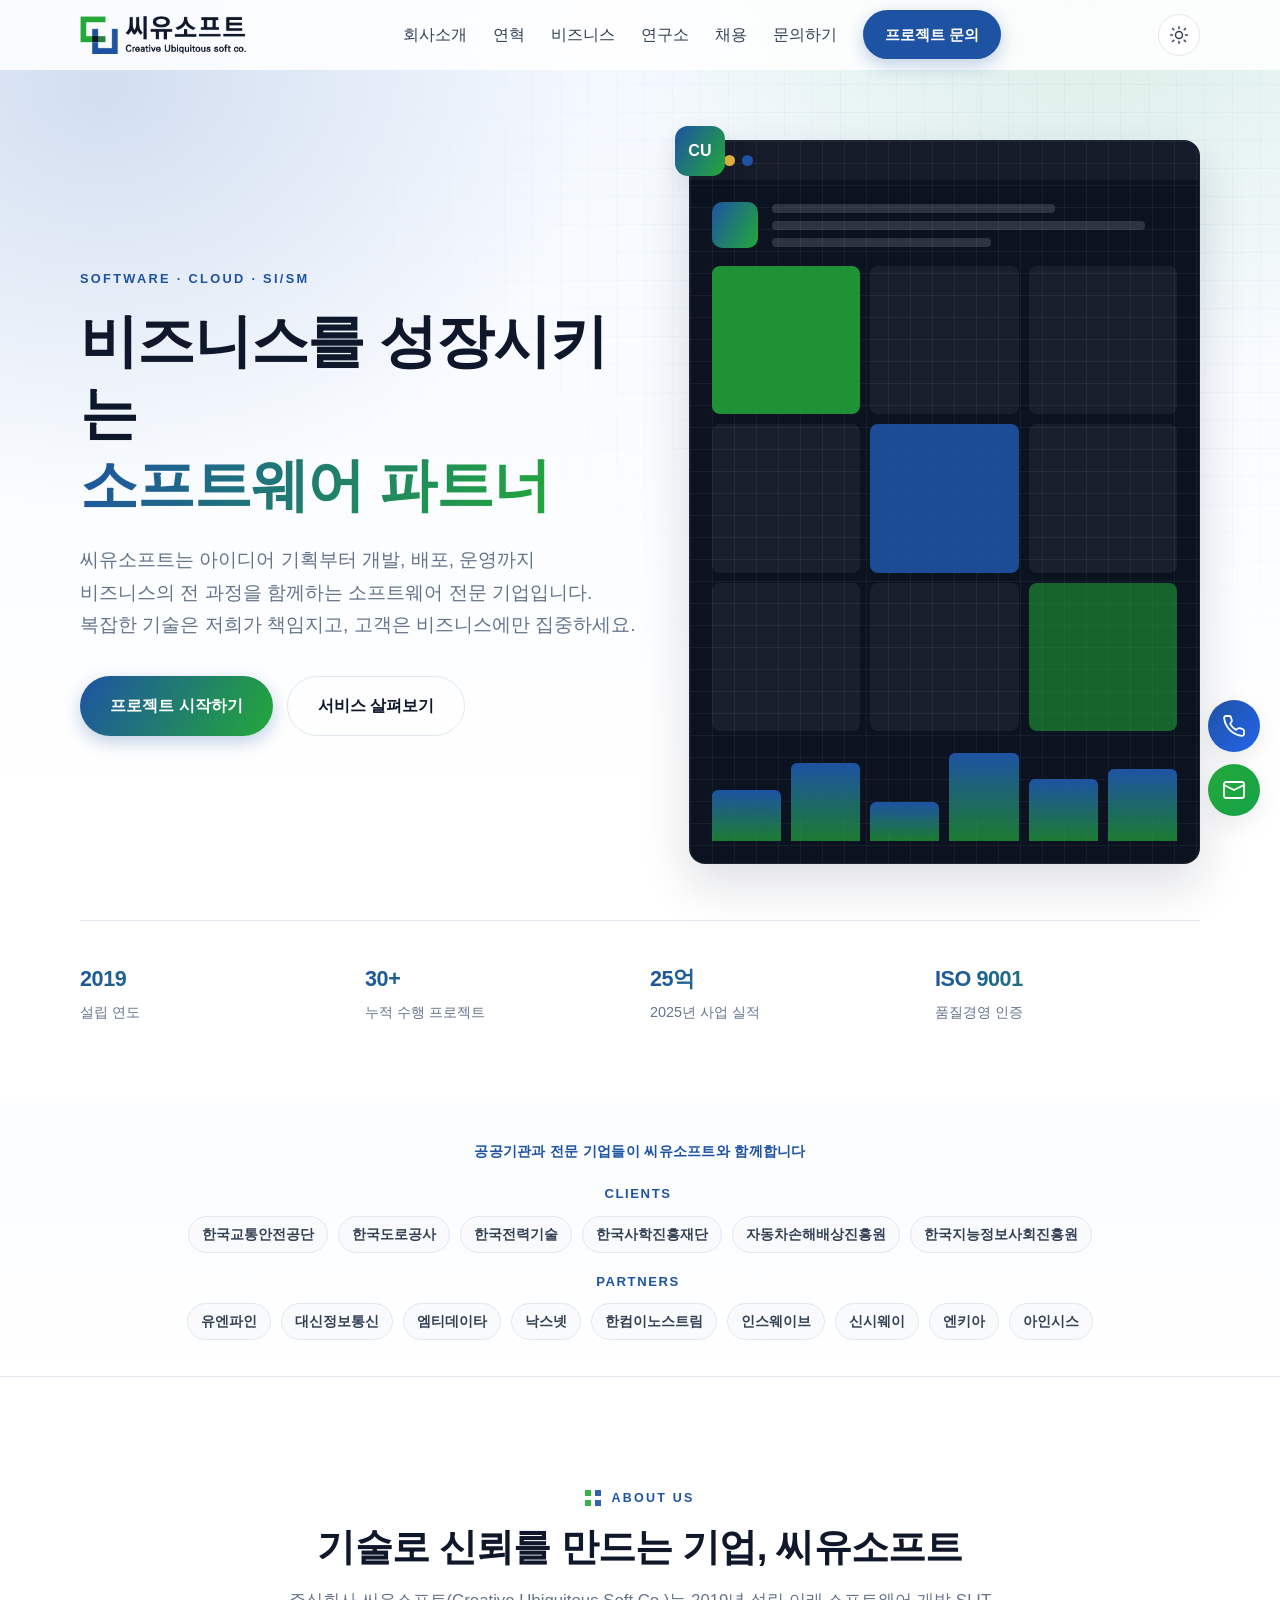
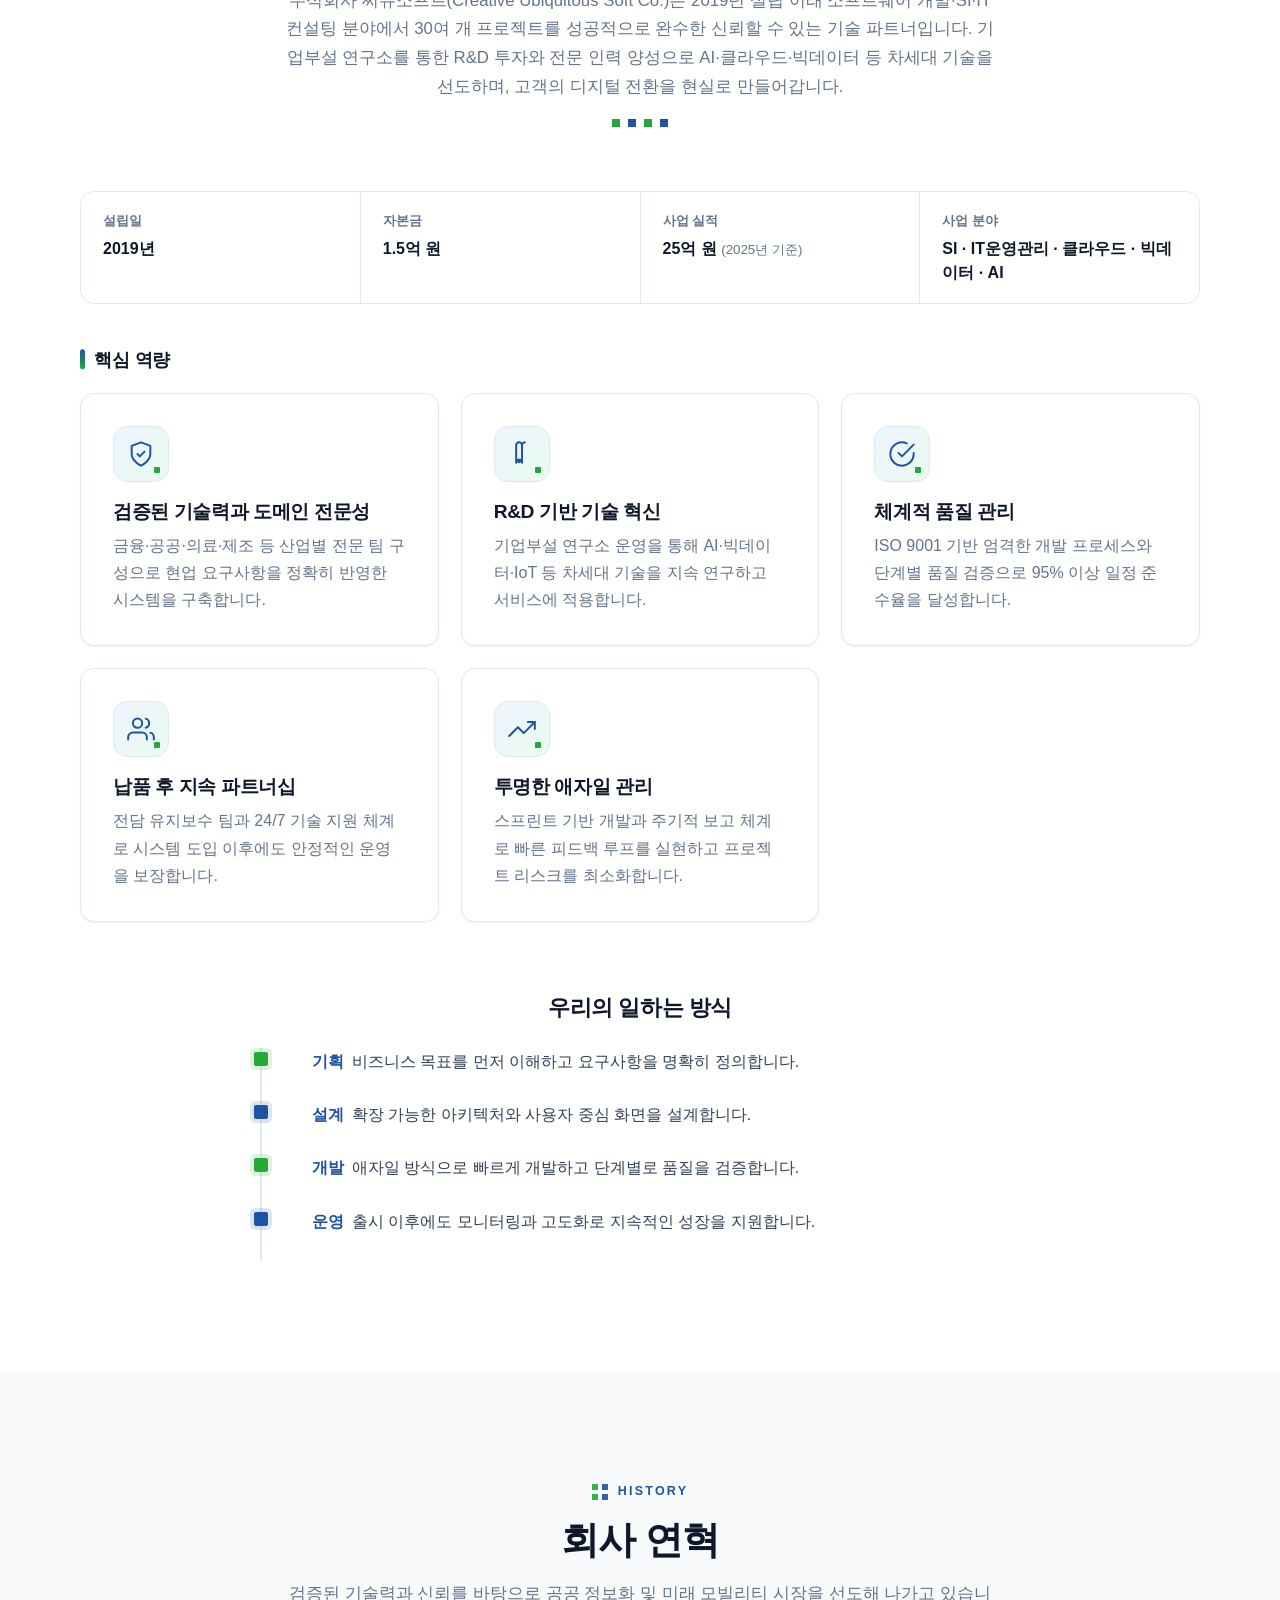
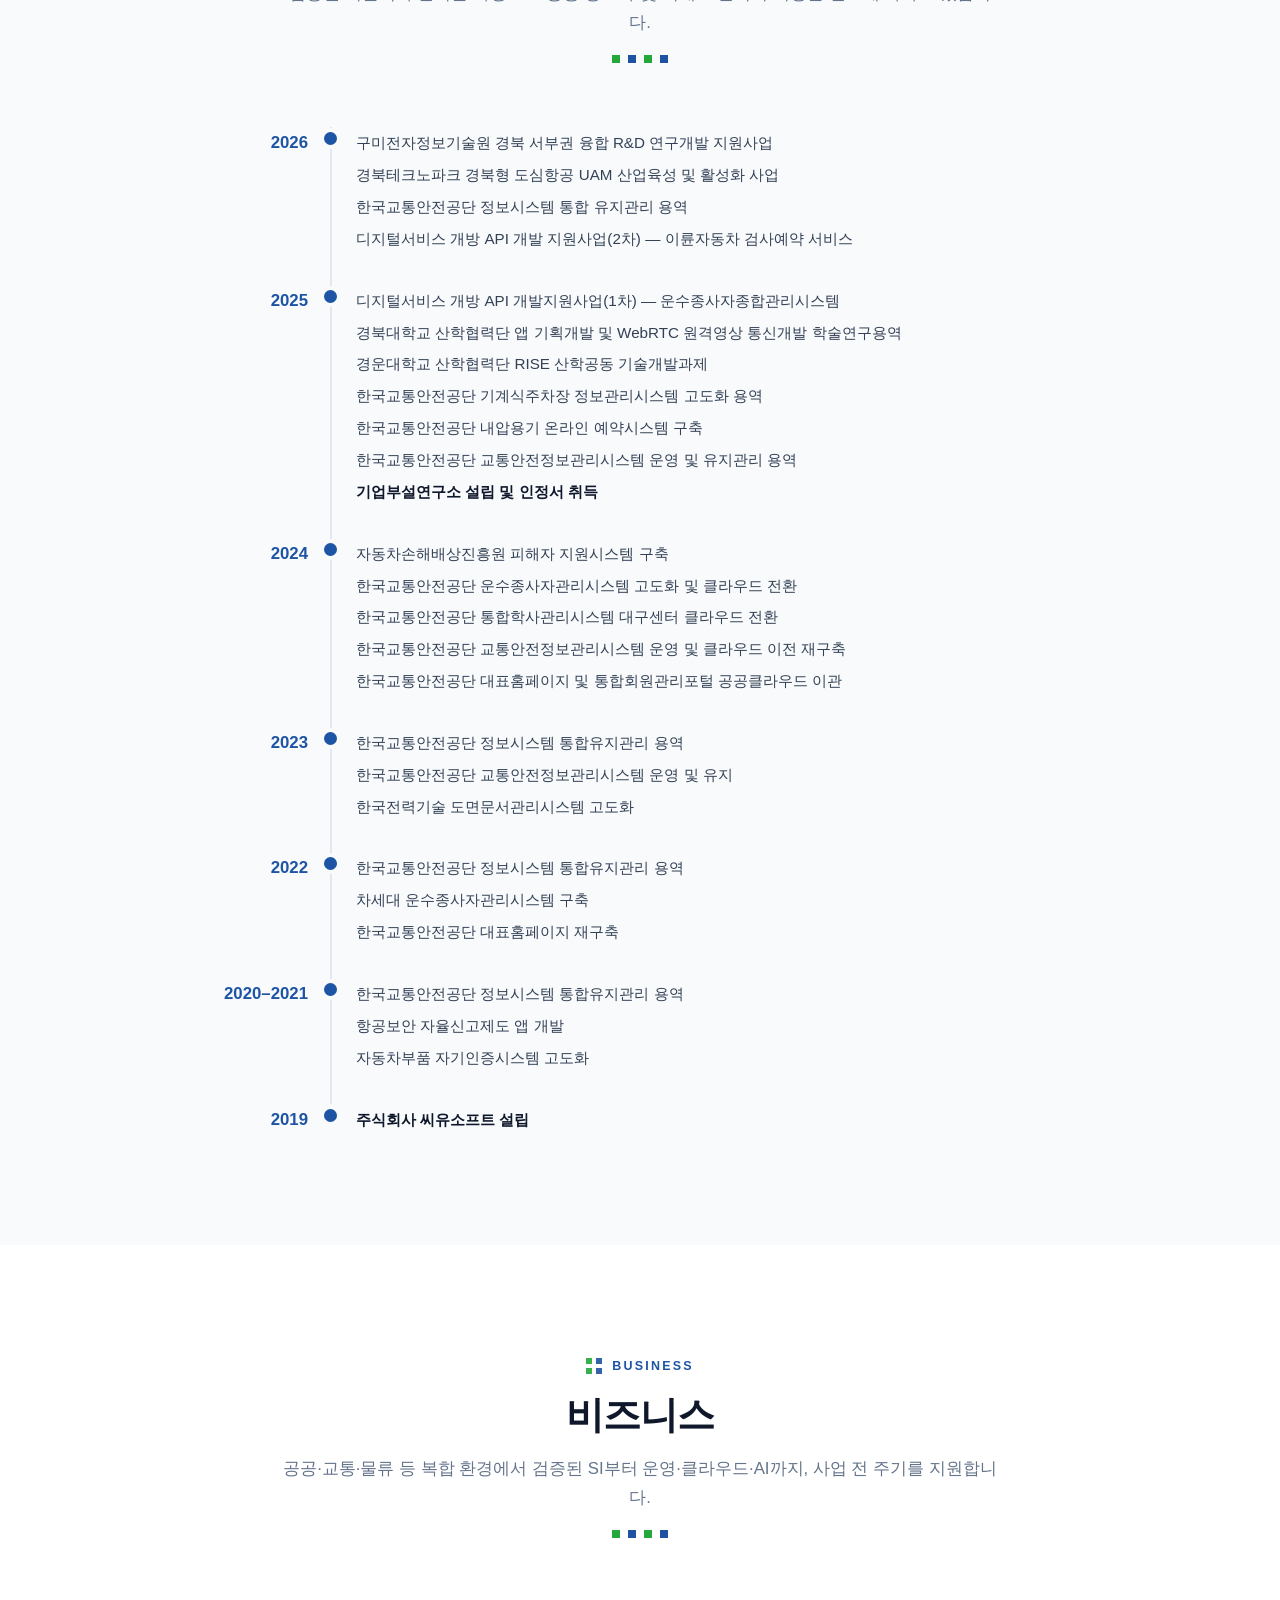
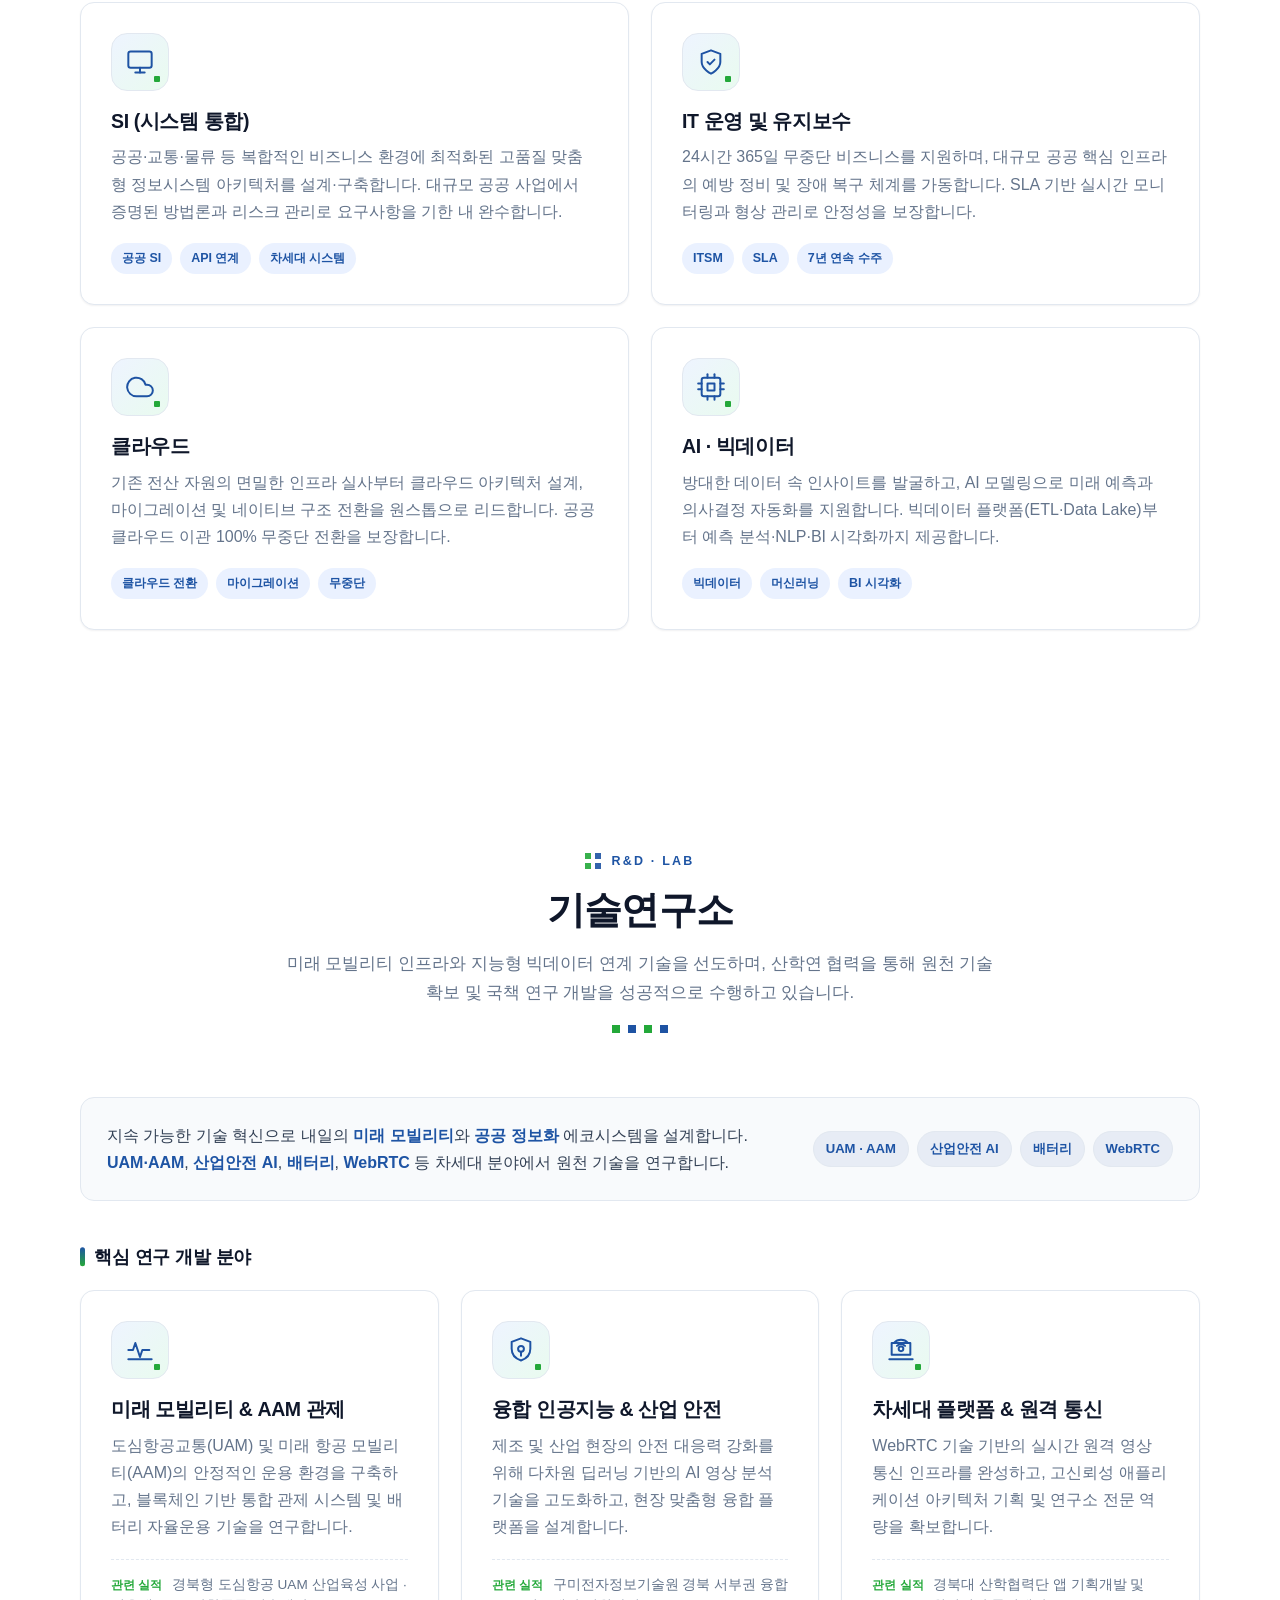
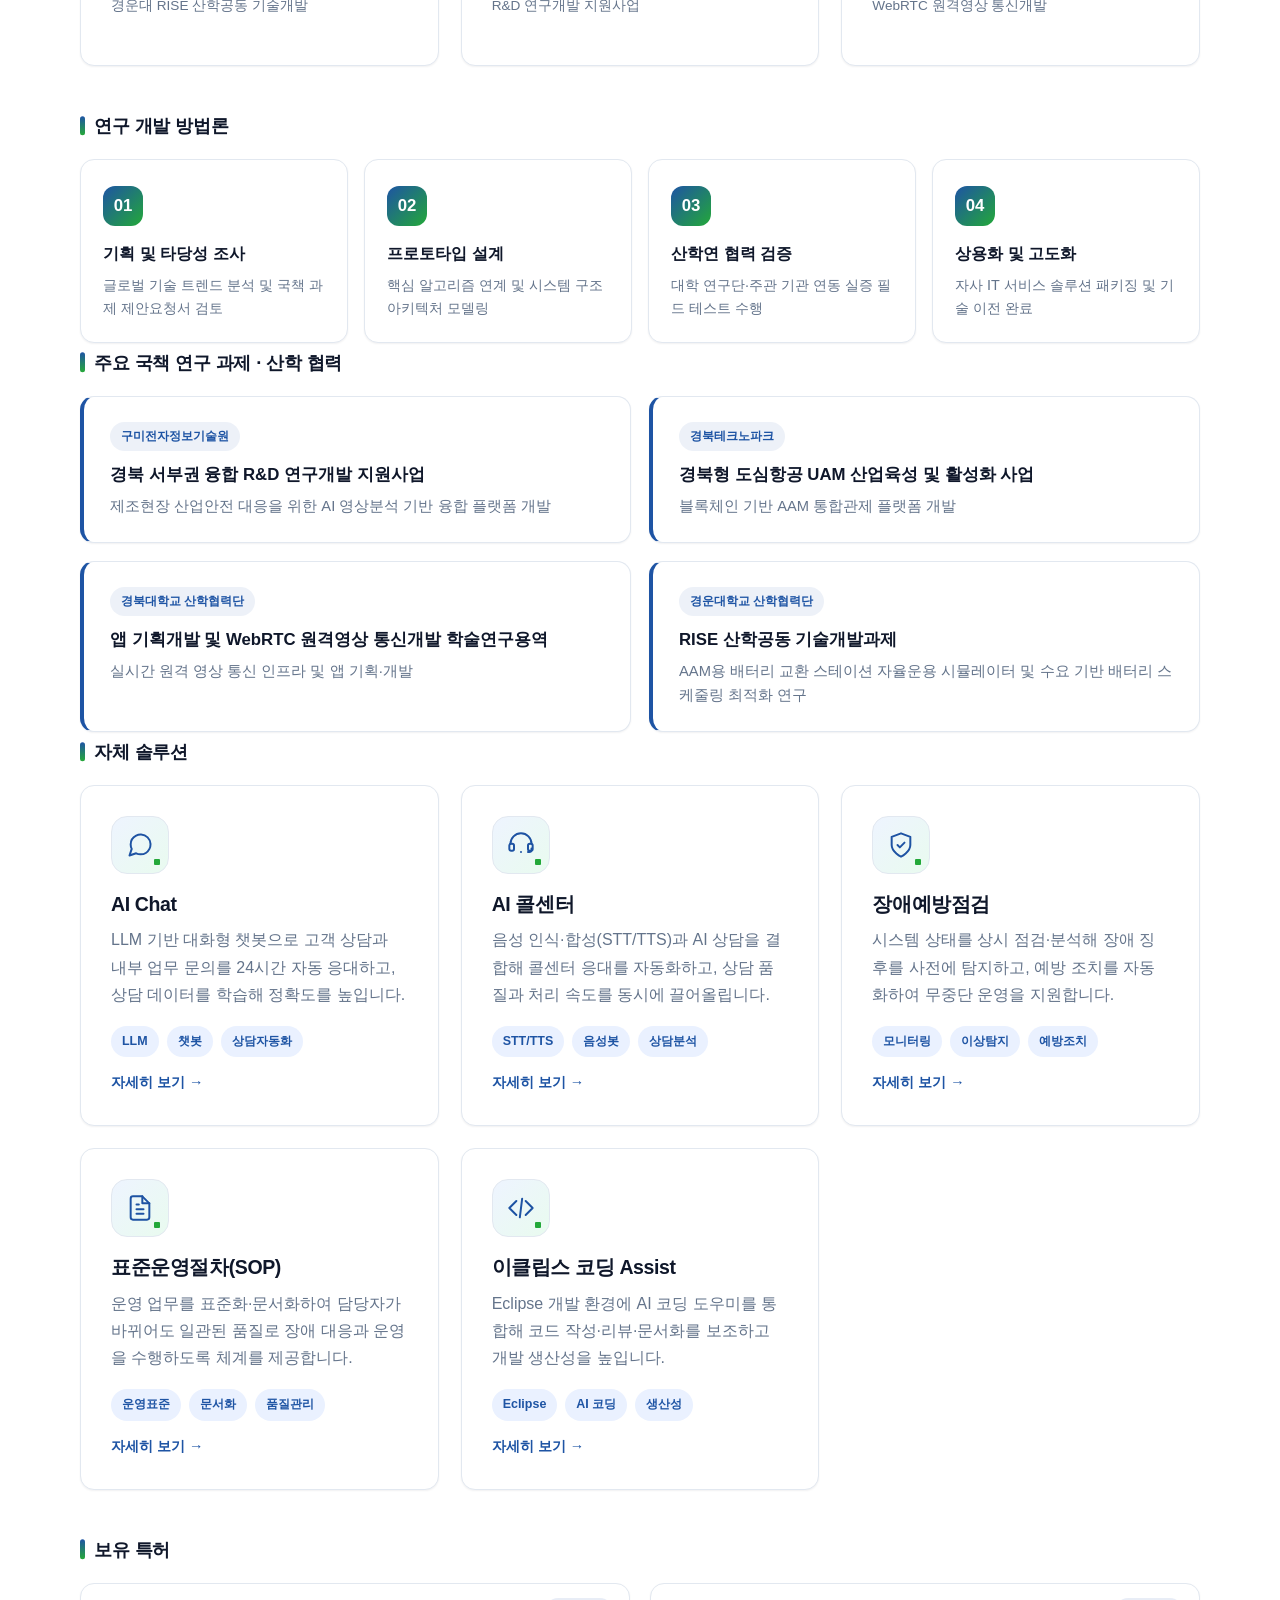
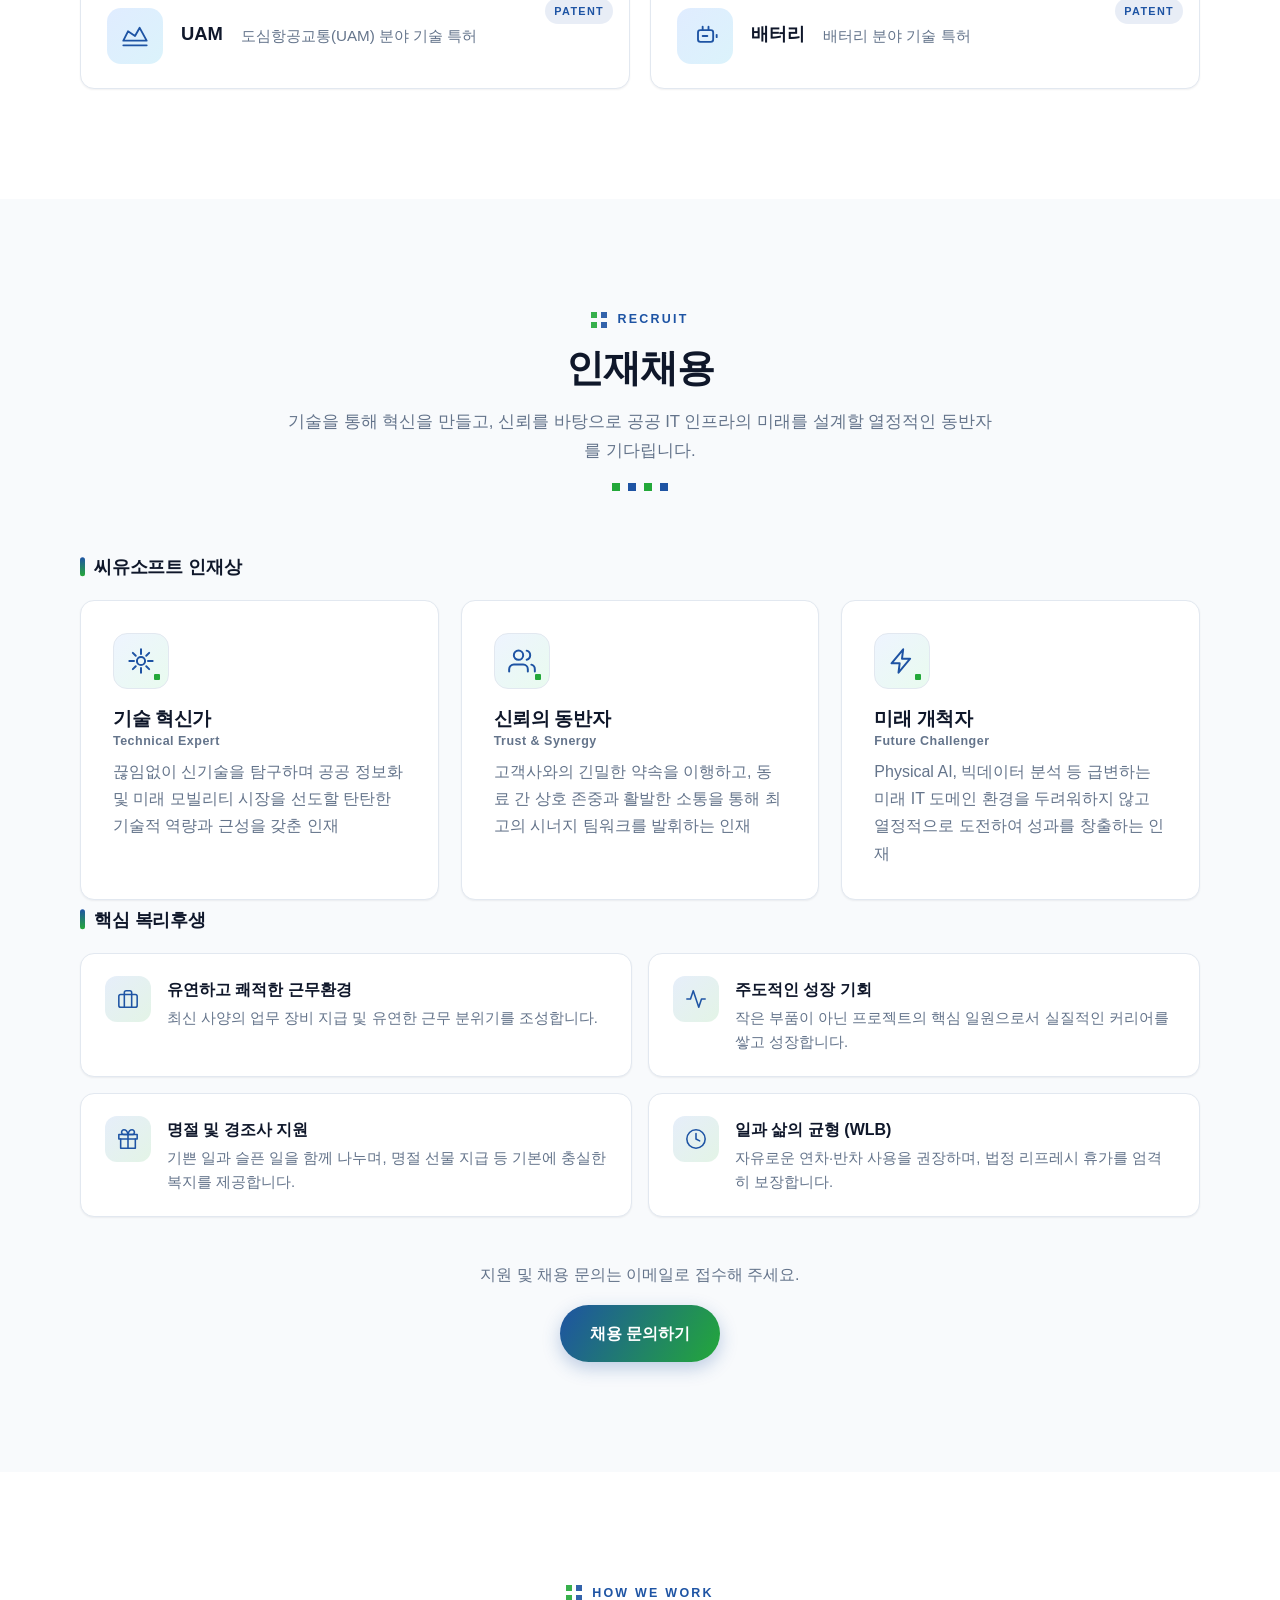
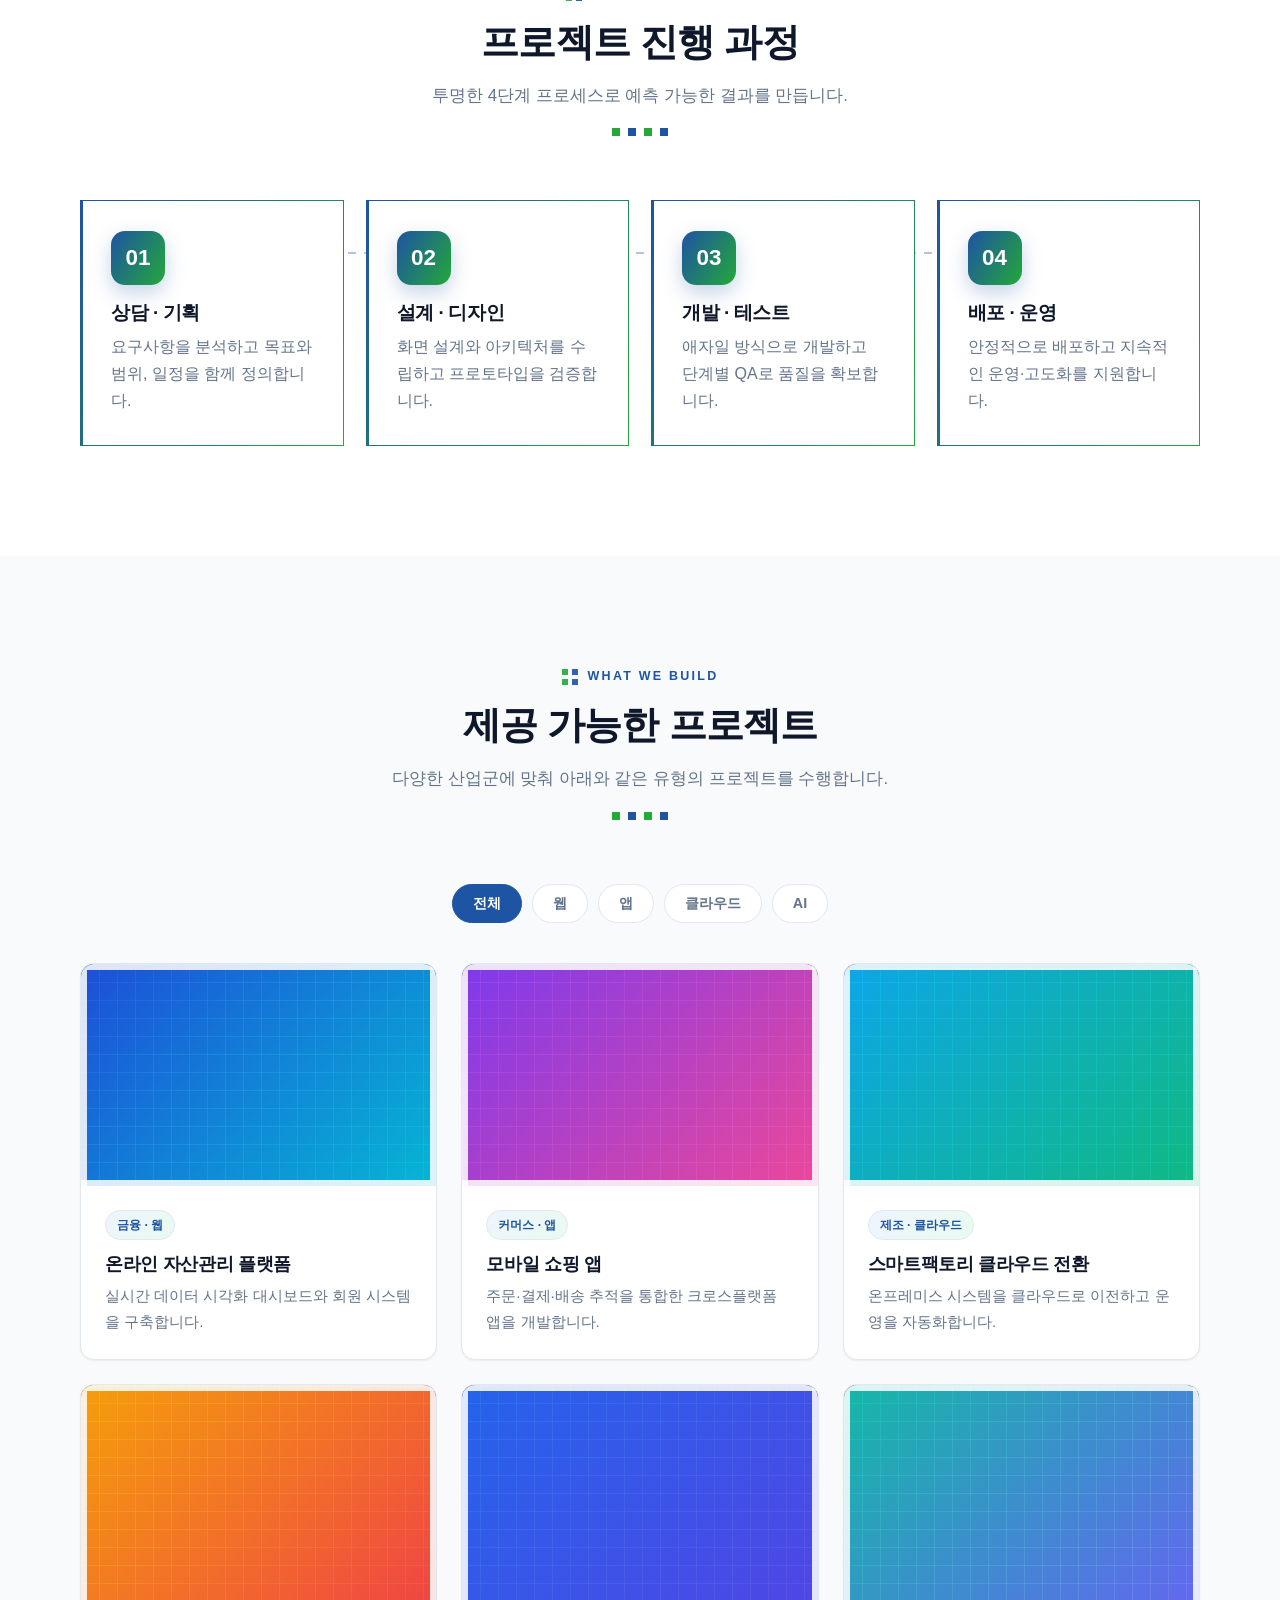
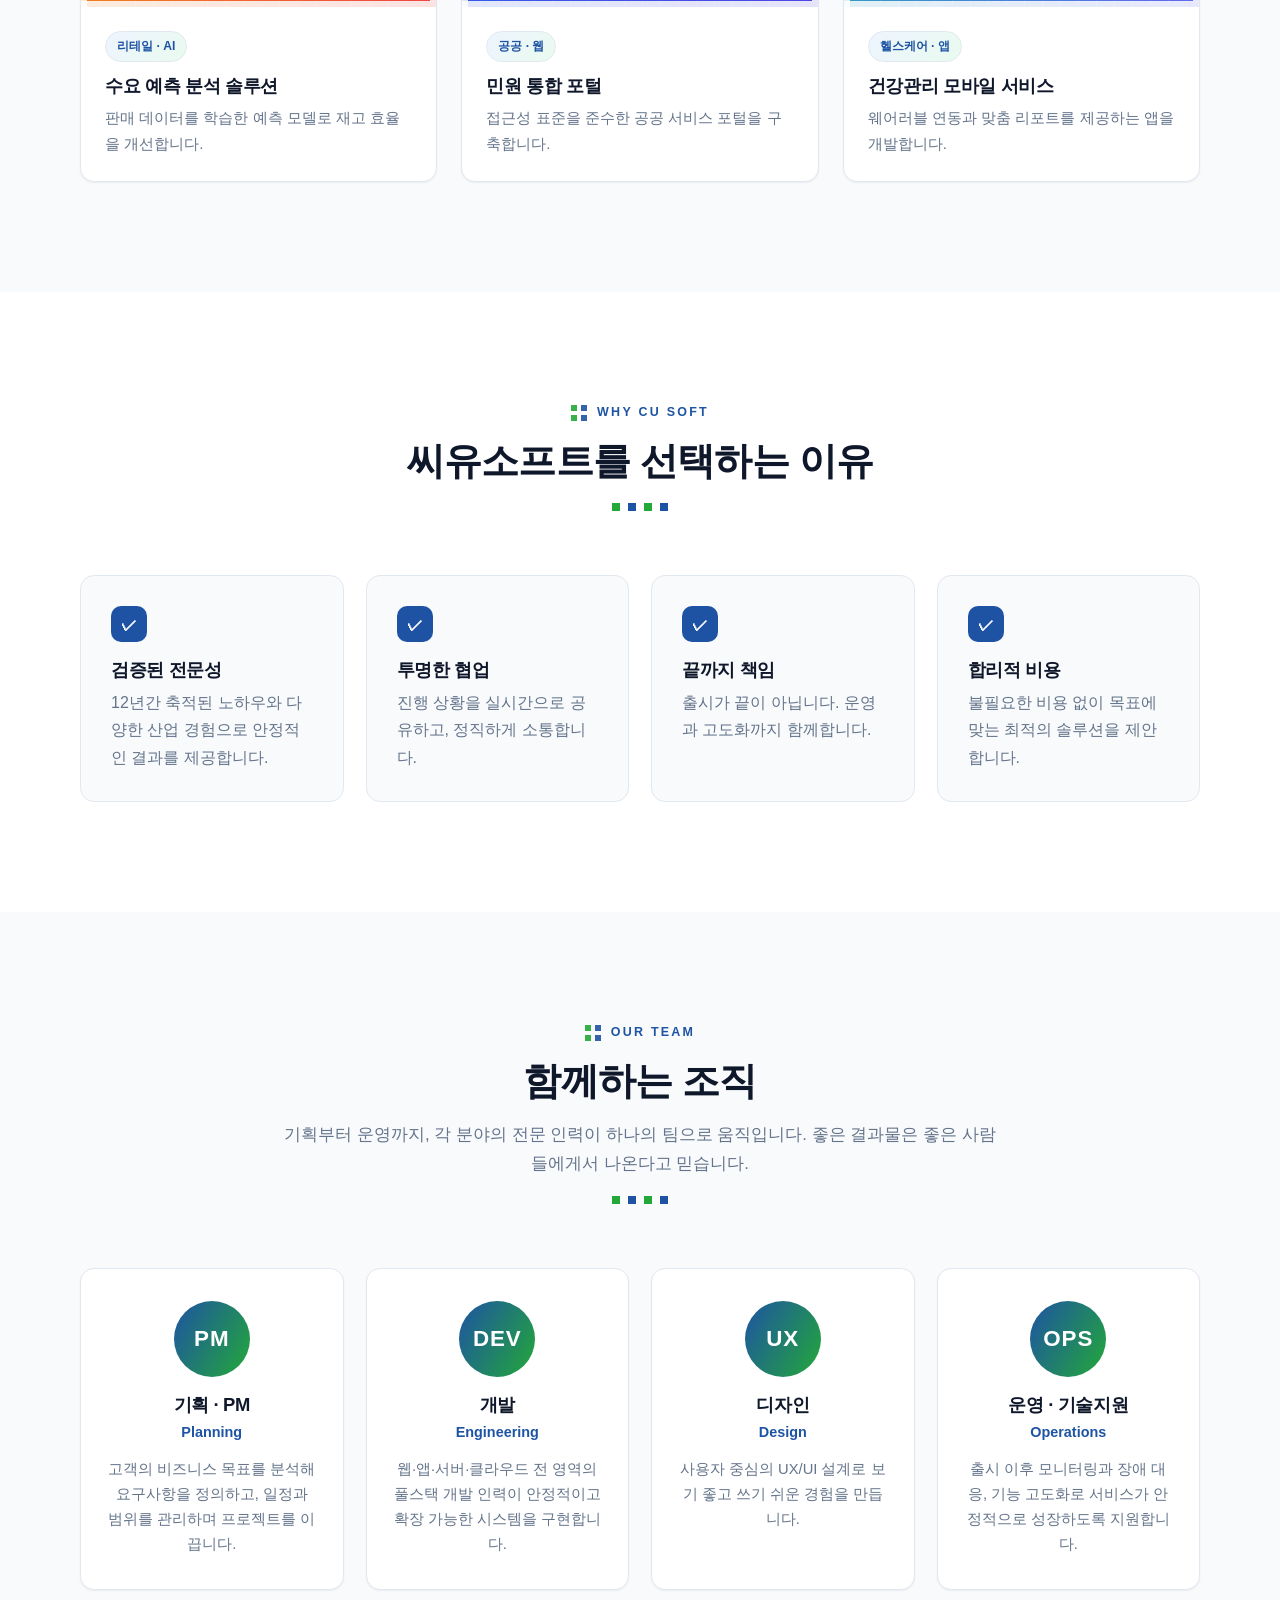
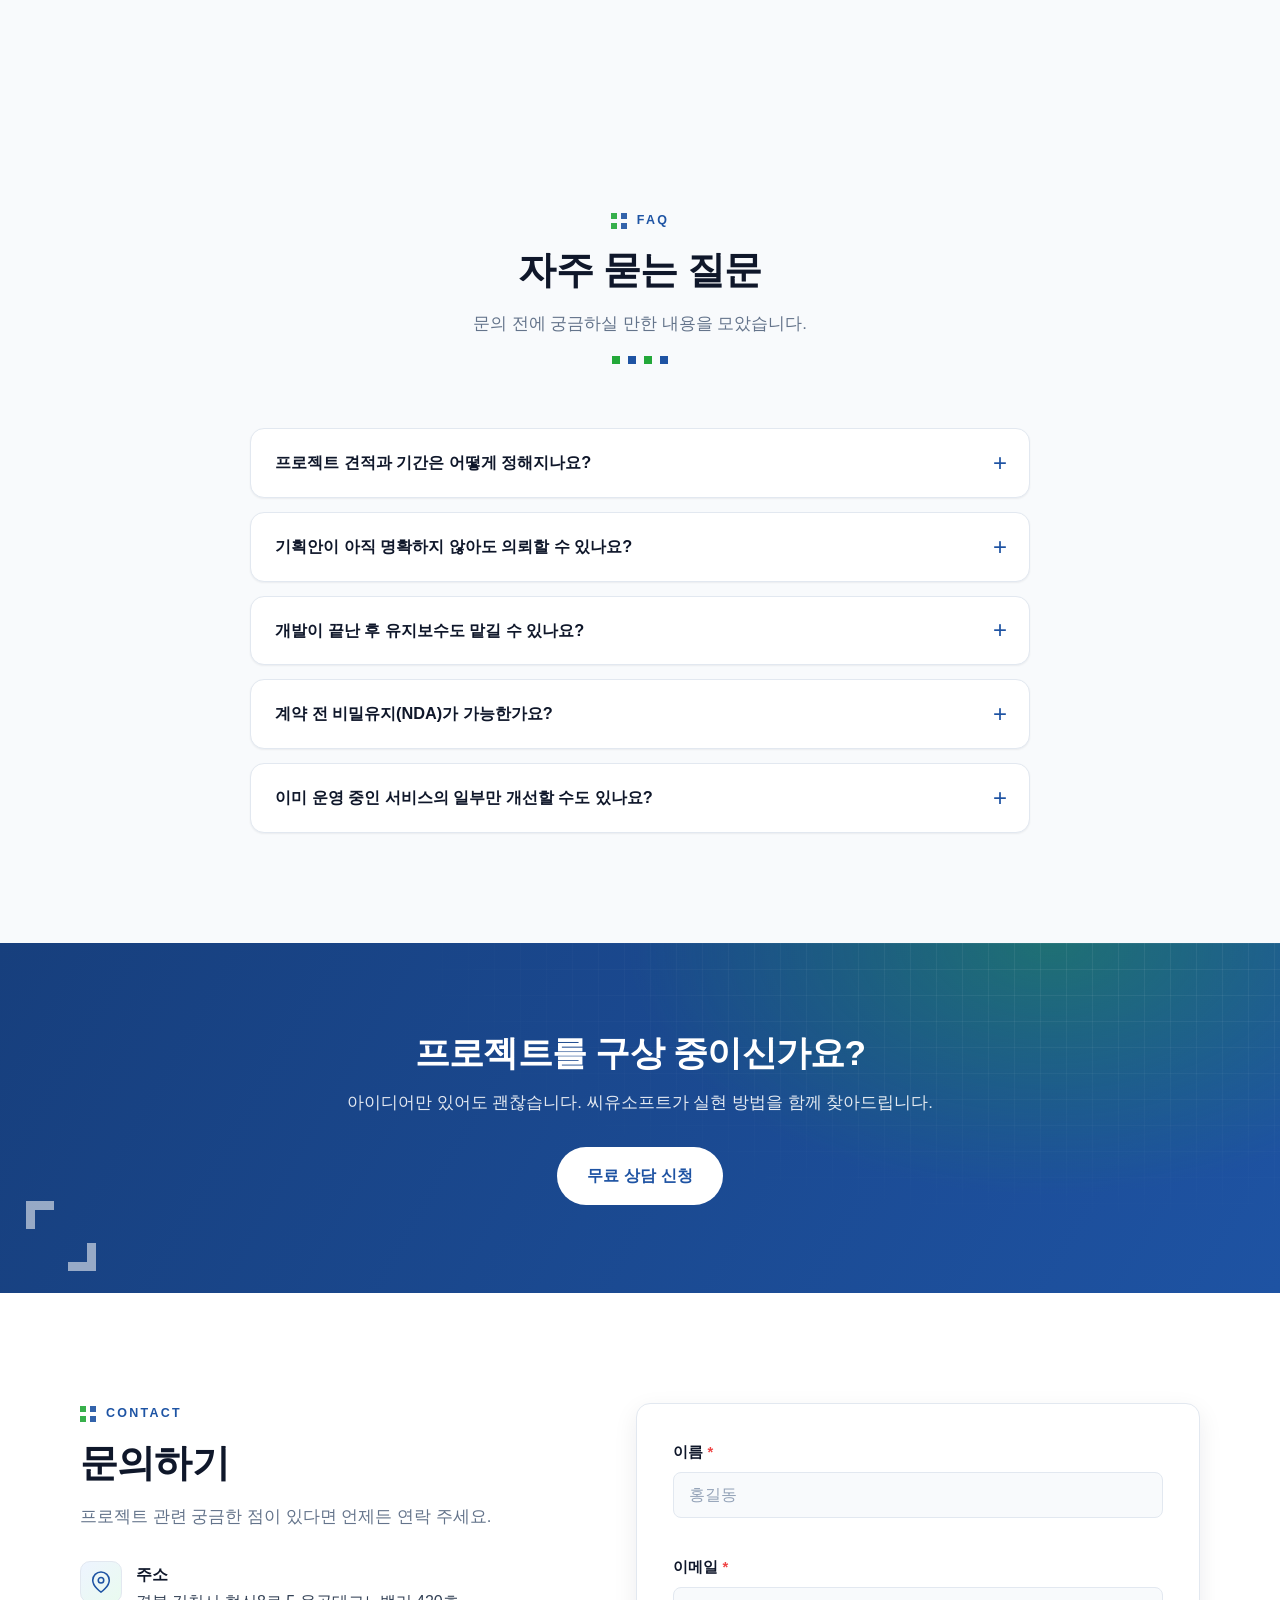
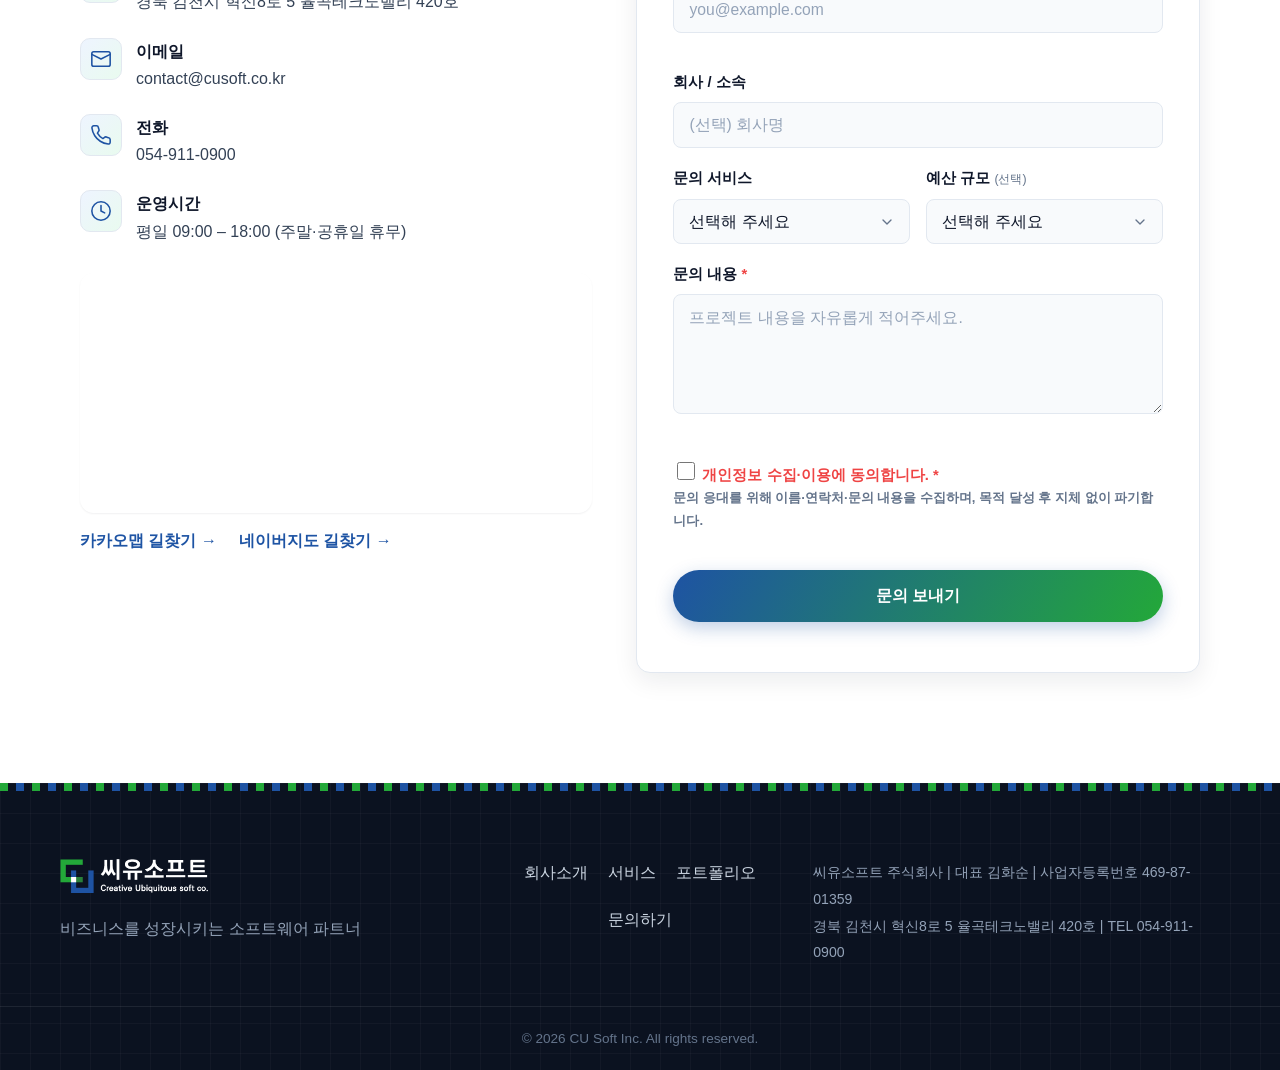
<file: index.html>
<!DOCTYPE html>
<html lang="ko">
<head>
  <meta charset="UTF-8" />
  <meta name="viewport" content="width=device-width, initial-scale=1.0" />

  <!-- 보안: 콘텐츠 보안 정책(XSS 방어 심화) · 인라인 스크립트는 해시로만 허용 -->
  <meta http-equiv="Content-Security-Policy" content="default-src 'self'; base-uri 'self'; object-src 'none'; img-src 'self' data:; font-src 'self' https://fonts.gstatic.com; style-src 'self' 'unsafe-inline' https://fonts.googleapis.com; script-src 'self' 'sha256-eBAuw1S9lDS1qogwV3MHYwoAap5cMtltnVNonZH5wJc='; frame-src https://www.google.com https://maps.google.com; connect-src 'self' https://formspree.io; form-action 'self' https://formspree.io mailto:; upgrade-insecure-requests" />
  <meta name="referrer" content="strict-origin-when-cross-origin" />

  <!-- 다크모드 초기화 (FOUC 방지: 스타일 로드 전에 테마 확정) -->
  <script>
    (function () {
      try {
        var t = localStorage.getItem("cusoft-theme");
        if (!t) t = window.matchMedia("(prefers-color-scheme: dark)").matches ? "dark" : "light";
        document.documentElement.setAttribute("data-theme", t);
      } catch (e) {}
    })();
  </script>
  <title>씨유소프트 | CU Soft — 비즈니스를 성장시키는 소프트웨어 파트너</title>
  <meta name="description" content="씨유소프트(CU Soft)는 웹·앱 개발, 클라우드, SI/SM, 맞춤형 솔루션을 제공하는 소프트웨어 전문 기업입니다. 기획부터 운영까지 함께합니다." />
  <meta name="theme-color" content="#1e53a3" />
  <link rel="canonical" href="https://www.cusoft.co.kr/" />

  <!-- Open Graph -->
  <meta property="og:type" content="website" />
  <meta property="og:title" content="씨유소프트 | CU Soft" />
  <meta property="og:description" content="비즈니스를 성장시키는 소프트웨어 파트너 — 웹·앱·클라우드·SI/SM·AI" />
  <meta property="og:locale" content="ko_KR" />
  <meta property="og:url" content="https://www.cusoft.co.kr/" />
  <meta property="og:site_name" content="씨유소프트" />
  <meta property="og:image" content="https://www.cusoft.co.kr/assets/og-image.png" />
  <meta property="og:image:width" content="1200" />
  <meta property="og:image:height" content="630" />

  <!-- Twitter -->
  <meta name="twitter:card" content="summary_large_image" />
  <meta name="twitter:title" content="씨유소프트 | CU Soft" />
  <meta name="twitter:description" content="비즈니스를 성장시키는 소프트웨어 파트너" />
  <meta name="twitter:image" content="https://www.cusoft.co.kr/assets/og-image.png" />

  <!-- Structured data: Organization -->
  <script type="application/ld+json">
  {
    "@context": "https://schema.org",
    "@type": "Organization",
    "name": "씨유소프트",
    "alternateName": "CU Soft",
    "url": "https://www.cusoft.co.kr/",
    "logo": "https://www.cusoft.co.kr/assets/logo-white.png",
    "image": "https://www.cusoft.co.kr/assets/og-image.png",
    "description": "웹·앱 개발, 클라우드, SI/SM, AI 솔루션을 제공하는 소프트웨어 전문 기업",
    "telephone": "+82-54-911-0900",
    "email": "contact@cusoft.co.kr",
    "address": {
      "@type": "PostalAddress",
      "streetAddress": "혁신8로 5 율곡테크노밸리 420호",
      "addressLocality": "김천시",
      "addressRegion": "경상북도",
      "addressCountry": "KR"
    }
  }
  </script>

  <link rel="icon" type="image/png" href="assets/favicon.png" />
  <link rel="preconnect" href="https://fonts.googleapis.com" />
  <link rel="preconnect" href="https://fonts.gstatic.com" crossorigin />
  <link href="https://fonts.googleapis.com/css2?family=Noto+Sans+KR:wght@400;500;700;900&display=swap" rel="stylesheet" />
  <link rel="stylesheet" href="css/style.css" />
</head>
<body>
  <!-- Skip link for a11y -->
  <a class="skip-link" href="#main">본문 바로가기</a>

  <!-- ===== Header ===== -->
  <header class="site-header" id="site-header">
    <div class="container header__inner">
      <a class="logo" href="#home" aria-label="씨유소프트 홈">
        <img class="logo__img logo__img--dark" src="assets/logo-dark.png" alt="씨유소프트 CU Soft" width="262" height="60" />
        <img class="logo__img logo__img--light" src="assets/logo-white.png" alt="씨유소프트 CU Soft" width="262" height="60" />
      </a>

      <nav class="nav" id="primary-nav" aria-label="주요 메뉴">
        <ul class="nav__list">
          <li><a href="#about">회사소개</a></li>
          <li><a href="#history">연혁</a></li>
          <li><a href="#services">비즈니스</a></li>
          <li><a href="#lab">연구소</a></li>
          <li><a href="#recruit">채용</a></li>
          <li><a href="#contact">문의하기</a></li>
        </ul>
        <a href="#contact" class="btn btn--primary nav__cta">프로젝트 문의</a>
      </nav>

      <div class="header__actions">
        <button class="theme-toggle" id="theme-toggle" type="button" aria-label="다크 모드 전환" title="다크 모드 전환">
          <svg class="theme-toggle__sun" viewBox="0 0 24 24" fill="none" stroke="currentColor" stroke-width="1.8" stroke-linecap="round" stroke-linejoin="round" aria-hidden="true"><circle cx="12" cy="12" r="4.2"/><path d="M12 2v2.2M12 19.8V22M4.2 4.2l1.6 1.6M18.2 18.2l1.6 1.6M2 12h2.2M19.8 12H22M4.2 19.8l1.6-1.6M18.2 5.8l1.6-1.6"/></svg>
          <svg class="theme-toggle__moon" viewBox="0 0 24 24" fill="none" stroke="currentColor" stroke-width="1.8" stroke-linecap="round" stroke-linejoin="round" aria-hidden="true"><path d="M21 12.8A9 9 0 1 1 11.2 3a7 7 0 0 0 9.8 9.8z"/></svg>
        </button>

        <button class="nav-toggle" id="nav-toggle" aria-expanded="false" aria-controls="primary-nav" aria-label="메뉴 열기">
          <span></span><span></span><span></span>
        </button>
      </div>
    </div>
  </header>

  <main id="main">
    <!-- ===== Hero ===== -->
    <section class="hero" id="home">
      <div class="hero__bg" aria-hidden="true"></div>
      <div class="hero__pixels" aria-hidden="true"></div>
      <div class="container hero__inner">
        <div class="hero__main">
        <div class="hero__copy">
        <p class="hero__eyebrow">SOFTWARE · CLOUD · SI/SM</p>
        <h1 class="hero__title">
          비즈니스를 성장시키는<br />
          <span class="text-gradient">소프트웨어 파트너</span>
        </h1>
        <p class="hero__desc">
          씨유소프트는 아이디어 기획부터 개발, 배포, 운영까지<br class="br-pc" />
          비즈니스의 전 과정을 함께하는 소프트웨어 전문 기업입니다.<br class="br-pc" />
          복잡한 기술은 저희가 책임지고, 고객은 비즈니스에만 집중하세요.
        </p>
        <div class="hero__actions">
          <a href="#contact" class="btn btn--primary btn--lg">프로젝트 시작하기</a>
          <a href="#services" class="btn btn--ghost btn--lg">서비스 살펴보기</a>
        </div>
        </div><!-- /hero__copy -->

        <div class="hero__visual" aria-hidden="true">
          <div class="mock">
            <div class="mock__bar"><span></span><span></span><span></span></div>
            <div class="mock__body">
              <div class="mock__row">
                <div class="mock__tile"></div>
                <div class="mock__lines"><i></i><i></i><i></i></div>
              </div>
              <div class="mock__grid">
                <div></div><div></div><div></div>
                <div></div><div></div><div></div>
                <div></div><div></div><div></div>
              </div>
              <div class="mock__bars"><b style="--h:55%"></b><b style="--h:85%"></b><b style="--h:42%"></b><b style="--h:96%"></b><b style="--h:68%"></b><b style="--h:78%"></b></div>
            </div>
          </div>
          <span class="mock__badge">CU</span>
        </div>
        </div><!-- /hero__main -->

        <ul class="hero__stats" id="stats">
          <li><strong>2019</strong><span>설립 연도</span></li>
          <li><strong>30+</strong><span>누적 수행 프로젝트</span></li>
          <li><strong>25억</strong><span>2025년 사업 실적</span></li>
          <li><strong>ISO 9001</strong><span>품질경영 인증</span></li>
        </ul>
      </div>
    </section>

    <!-- ===== Trust / Clients & Partners ===== -->
    <section class="partners" aria-label="고객사 및 협력사">
      <div class="container">
        <p class="partners__label">공공기관과 전문 기업들이 씨유소프트와 함께합니다</p>
        <div class="partners__groups">
          <div class="partners__group">
            <span class="partners__gtitle">CLIENTS</span>
            <ul class="partners__names">
              <li>한국교통안전공단</li>
              <li>한국도로공사</li>
              <li>한국전력기술</li>
              <li>한국사학진흥재단</li>
              <li>자동차손해배상진흥원</li>
              <li>한국지능정보사회진흥원</li>
            </ul>
          </div>
          <div class="partners__group">
            <span class="partners__gtitle">PARTNERS</span>
            <ul class="partners__names">
              <li>유엔파인</li>
              <li>대신정보통신</li>
              <li>엠티데이타</li>
              <li>낙스넷</li>
              <li>한컴이노스트림</li>
              <li>인스웨이브</li>
              <li>신시웨이</li>
              <li>엔키아</li>
              <li>아인시스</li>
            </ul>
          </div>
        </div>
      </div>
    </section>

    <!-- ===== About ===== -->
    <section class="section about" id="about">
      <div class="container">
        <div class="section__head">
          <p class="section__eyebrow">ABOUT US</p>
          <h2 class="section__title">기술로 신뢰를 만드는 기업, 씨유소프트</h2>
          <p class="section__lead">
            주식회사 씨유소프트(Creative Ubiquitous Soft Co.)는 2019년 설립 이래 소프트웨어 개발·SI·IT 컨설팅
            분야에서 30여 개 프로젝트를 성공적으로 완수한 신뢰할 수 있는 기술 파트너입니다.
            기업부설 연구소를 통한 R&amp;D 투자와 전문 인력 양성으로 AI·클라우드·빅데이터 등 차세대 기술을
            선도하며, 고객의 디지털 전환을 현실로 만들어갑니다.
          </p>
        </div>

        <dl class="company-facts">
          <div><dt>설립일</dt><dd>2019년</dd></div>
          <div><dt>자본금</dt><dd>1.5억 원</dd></div>
          <div><dt>사업 실적</dt><dd>25억 원 <small>(2025년 기준)</small></dd></div>
          <div><dt>사업 분야</dt><dd>SI · IT운영관리 · 클라우드 · 빅데이터 · AI</dd></div>
        </dl>

        <h3 class="lab__subhead">핵심 역량</h3>
        <div class="about__grid">
          <article class="value-card">
            <div class="value-card__icon" aria-hidden="true"><svg class="ic" viewBox="0 0 24 24" fill="none" stroke="currentColor" stroke-width="1.7" stroke-linecap="round" stroke-linejoin="round" aria-hidden="true"><path d="M12 22s8-4 8-10V5l-8-3-8 3v7c0 6 8 10 8 10z"/><polyline points="9 12 11 14 15 10"/></svg></div>
            <h3>검증된 기술력과 도메인 전문성</h3>
            <p>금융·공공·의료·제조 등 산업별 전문 팀 구성으로 현업 요구사항을 정확히 반영한 시스템을 구축합니다.</p>
          </article>
          <article class="value-card">
            <div class="value-card__icon" aria-hidden="true"><svg class="ic" viewBox="0 0 24 24" fill="none" stroke="currentColor" stroke-width="1.7" stroke-linecap="round" stroke-linejoin="round" aria-hidden="true"><path d="M9.5 2A2.5 2.5 0 0 1 12 4.5v15a2.5 2.5 0 0 0-5 0V4.5A2.5 2.5 0 0 1 9.5 2z"/><path d="M14.5 2A2.5 2.5 0 0 0 12 4.5"/><circle cx="9.5" cy="18" r="1"/></svg></div>
            <h3>R&amp;D 기반 기술 혁신</h3>
            <p>기업부설 연구소 운영을 통해 AI·빅데이터·IoT 등 차세대 기술을 지속 연구하고 서비스에 적용합니다.</p>
          </article>
          <article class="value-card">
            <div class="value-card__icon" aria-hidden="true"><svg class="ic" viewBox="0 0 24 24" fill="none" stroke="currentColor" stroke-width="1.7" stroke-linecap="round" stroke-linejoin="round" aria-hidden="true"><path d="M22 11.08V12a10 10 0 1 1-5.93-9.14"/><polyline points="22 4 12 14.01 9 11.01"/></svg></div>
            <h3>체계적 품질 관리</h3>
            <p>ISO 9001 기반 엄격한 개발 프로세스와 단계별 품질 검증으로 95% 이상 일정 준수율을 달성합니다.</p>
          </article>
          <article class="value-card">
            <div class="value-card__icon" aria-hidden="true"><svg class="ic" viewBox="0 0 24 24" fill="none" stroke="currentColor" stroke-width="1.7" stroke-linecap="round" stroke-linejoin="round" aria-hidden="true"><path d="M17 21v-2a4 4 0 0 0-4-4H5a4 4 0 0 0-4 4v2"/><circle cx="9" cy="7" r="4"/><path d="M23 21v-2a4 4 0 0 0-3-3.87"/><path d="M16 3.13a4 4 0 0 1 0 7.75"/></svg></div>
            <h3>납품 후 지속 파트너십</h3>
            <p>전담 유지보수 팀과 24/7 기술 지원 체계로 시스템 도입 이후에도 안정적인 운영을 보장합니다.</p>
          </article>
          <article class="value-card">
            <div class="value-card__icon" aria-hidden="true"><svg class="ic" viewBox="0 0 24 24" fill="none" stroke="currentColor" stroke-width="1.7" stroke-linecap="round" stroke-linejoin="round" aria-hidden="true"><path d="M23 6l-9.5 9.5-5-5L1 18"/><polyline points="17 6 23 6 23 12"/></svg></div>
            <h3>투명한 애자일 관리</h3>
            <p>스프린트 기반 개발과 주기적 보고 체계로 빠른 피드백 루프를 실현하고 프로젝트 리스크를 최소화합니다.</p>
          </article>
        </div>

        <!-- Approach -->
        <div class="timeline">
          <h3 class="timeline__title">우리의 일하는 방식</h3>
          <ol class="timeline__list">
            <li><span class="timeline__year">기획</span><p>비즈니스 목표를 먼저 이해하고 요구사항을 명확히 정의합니다.</p></li>
            <li><span class="timeline__year">설계</span><p>확장 가능한 아키텍처와 사용자 중심 화면을 설계합니다.</p></li>
            <li><span class="timeline__year">개발</span><p>애자일 방식으로 빠르게 개발하고 단계별로 품질을 검증합니다.</p></li>
            <li><span class="timeline__year">운영</span><p>출시 이후에도 모니터링과 고도화로 지속적인 성장을 지원합니다.</p></li>
          </ol>
        </div>
      </div>
    </section>

    <!-- ===== History ===== -->
    <section class="section section--alt history" id="history">
      <div class="container">
        <div class="section__head">
          <p class="section__eyebrow">HISTORY</p>
          <h2 class="section__title">회사 연혁</h2>
          <p class="section__lead">검증된 기술력과 신뢰를 바탕으로 공공 정보화 및 미래 모빌리티 시장을 선도해 나가고 있습니다.</p>
        </div>

        <ol class="history__list">
          <li class="history__item">
            <div class="history__year">2026</div>
            <ul class="history__events">
              <li>구미전자정보기술원 경북 서부권 융합 R&amp;D 연구개발 지원사업</li>
              <li>경북테크노파크 경북형 도심항공 UAM 산업육성 및 활성화 사업</li>
              <li>한국교통안전공단 정보시스템 통합 유지관리 용역</li>
              <li>디지털서비스 개방 API 개발 지원사업(2차) — 이륜자동차 검사예약 서비스</li>
            </ul>
          </li>
          <li class="history__item">
            <div class="history__year">2025</div>
            <ul class="history__events">
              <li>디지털서비스 개방 API 개발지원사업(1차) — 운수종사자종합관리시스템</li>
              <li>경북대학교 산학협력단 앱 기획개발 및 WebRTC 원격영상 통신개발 학술연구용역</li>
              <li>경운대학교 산학협력단 RISE 산학공동 기술개발과제</li>
              <li>한국교통안전공단 기계식주차장 정보관리시스템 고도화 용역</li>
              <li>한국교통안전공단 내압용기 온라인 예약시스템 구축</li>
              <li>한국교통안전공단 교통안전정보관리시스템 운영 및 유지관리 용역</li>
              <li><strong>기업부설연구소 설립 및 인정서 취득</strong></li>
            </ul>
          </li>
          <li class="history__item">
            <div class="history__year">2024</div>
            <ul class="history__events">
              <li>자동차손해배상진흥원 피해자 지원시스템 구축</li>
              <li>한국교통안전공단 운수종사자관리시스템 고도화 및 클라우드 전환</li>
              <li>한국교통안전공단 통합학사관리시스템 대구센터 클라우드 전환</li>
              <li>한국교통안전공단 교통안전정보관리시스템 운영 및 클라우드 이전 재구축</li>
              <li>한국교통안전공단 대표홈페이지 및 통합회원관리포털 공공클라우드 이관</li>
            </ul>
          </li>
          <li class="history__item">
            <div class="history__year">2023</div>
            <ul class="history__events">
              <li>한국교통안전공단 정보시스템 통합유지관리 용역</li>
              <li>한국교통안전공단 교통안전정보관리시스템 운영 및 유지</li>
              <li>한국전력기술 도면문서관리시스템 고도화</li>
            </ul>
          </li>
          <li class="history__item">
            <div class="history__year">2022</div>
            <ul class="history__events">
              <li>한국교통안전공단 정보시스템 통합유지관리 용역</li>
              <li>차세대 운수종사자관리시스템 구축</li>
              <li>한국교통안전공단 대표홈페이지 재구축</li>
            </ul>
          </li>
          <li class="history__item">
            <div class="history__year">2020–2021</div>
            <ul class="history__events">
              <li>한국교통안전공단 정보시스템 통합유지관리 용역</li>
              <li>항공보안 자율신고제도 앱 개발</li>
              <li>자동차부품 자기인증시스템 고도화</li>
            </ul>
          </li>
          <li class="history__item">
            <div class="history__year">2019</div>
            <ul class="history__events">
              <li><strong>주식회사 씨유소프트 설립</strong></li>
            </ul>
          </li>
        </ol>
      </div>
    </section>

    <!-- ===== Services ===== -->
    <section class="section services" id="services">
      <div class="container">
        <div class="section__head">
          <p class="section__eyebrow">BUSINESS</p>
          <h2 class="section__title">비즈니스</h2>
          <p class="section__lead">공공·교통·물류 등 복합 환경에서 검증된 SI부터 운영·클라우드·AI까지, 사업 전 주기를 지원합니다.</p>
        </div>

        <div class="services__grid services__grid--4">
          <article class="service-card">
            <div class="service-card__icon" aria-hidden="true"><svg class="ic" viewBox="0 0 24 24" fill="none" stroke="currentColor" stroke-width="1.7" stroke-linecap="round" stroke-linejoin="round" aria-hidden="true"><rect x="2" y="3" width="20" height="14" rx="2"/><line x1="8" y1="21" x2="16" y2="21"/><line x1="12" y1="17" x2="12" y2="21"/></svg></div>
            <h3>SI (시스템 통합)</h3>
            <p>공공·교통·물류 등 복합적인 비즈니스 환경에 최적화된 고품질 맞춤형 정보시스템 아키텍처를 설계·구축합니다. 대규모 공공 사업에서 증명된 방법론과 리스크 관리로 요구사항을 기한 내 완수합니다.</p>
            <ul class="service-card__tags"><li>공공 SI</li><li>API 연계</li><li>차세대 시스템</li></ul>
          </article>
          <article class="service-card">
            <div class="service-card__icon" aria-hidden="true"><svg class="ic" viewBox="0 0 24 24" fill="none" stroke="currentColor" stroke-width="1.7" stroke-linecap="round" stroke-linejoin="round" aria-hidden="true"><path d="M12 22s8-4 8-10V5l-8-3-8 3v7c0 6 8 10 8 10z"/><polyline points="9 12 11 14 15 10"/></svg></div>
            <h3>IT 운영 및 유지보수</h3>
            <p>24시간 365일 무중단 비즈니스를 지원하며, 대규모 공공 핵심 인프라의 예방 정비 및 장애 복구 체계를 가동합니다. SLA 기반 실시간 모니터링과 형상 관리로 안정성을 보장합니다.</p>
            <ul class="service-card__tags"><li>ITSM</li><li>SLA</li><li>7년 연속 수주</li></ul>
          </article>
          <article class="service-card">
            <div class="service-card__icon" aria-hidden="true"><svg class="ic" viewBox="0 0 24 24" fill="none" stroke="currentColor" stroke-width="1.7" stroke-linecap="round" stroke-linejoin="round" aria-hidden="true"><path d="M18 10h-1.26A8 8 0 1 0 9 20h9a5 5 0 0 0 0-10z"/></svg></div>
            <h3>클라우드</h3>
            <p>기존 전산 자원의 면밀한 인프라 실사부터 클라우드 아키텍처 설계, 마이그레이션 및 네이티브 구조 전환을 원스톱으로 리드합니다. 공공 클라우드 이관 100% 무중단 전환을 보장합니다.</p>
            <ul class="service-card__tags"><li>클라우드 전환</li><li>마이그레이션</li><li>무중단</li></ul>
          </article>
          <article class="service-card">
            <div class="service-card__icon" aria-hidden="true"><svg class="ic" viewBox="0 0 24 24" fill="none" stroke="currentColor" stroke-width="1.7" stroke-linecap="round" stroke-linejoin="round" aria-hidden="true"><rect x="4" y="4" width="16" height="16" rx="2"/><rect x="9" y="9" width="6" height="6"/><line x1="9" y1="1" x2="9" y2="4"/><line x1="15" y1="1" x2="15" y2="4"/><line x1="9" y1="20" x2="9" y2="23"/><line x1="15" y1="20" x2="15" y2="23"/><line x1="20" y1="9" x2="23" y2="9"/><line x1="20" y1="14" x2="23" y2="14"/><line x1="1" y1="9" x2="4" y2="9"/><line x1="1" y1="14" x2="4" y2="14"/></svg></div>
            <h3>AI · 빅데이터</h3>
            <p>방대한 데이터 속 인사이트를 발굴하고, AI 모델링으로 미래 예측과 의사결정 자동화를 지원합니다. 빅데이터 플랫폼(ETL·Data Lake)부터 예측 분석·NLP·BI 시각화까지 제공합니다.</p>
            <ul class="service-card__tags"><li>빅데이터</li><li>머신러닝</li><li>BI 시각화</li></ul>
          </article>
        </div>
      </div>
    </section>

    <!-- ===== R&D / Lab ===== -->
    <section class="section lab" id="lab">
      <div class="container">
        <div class="section__head">
          <p class="section__eyebrow">R&amp;D · LAB</p>
          <h2 class="section__title">기술연구소</h2>
          <p class="section__lead">미래 모빌리티 인프라와 지능형 빅데이터 연계 기술을 선도하며, 산학연 협력을 통해 원천 기술 확보 및 국책 연구 개발을 성공적으로 수행하고 있습니다.</p>
        </div>

        <div class="lab__focus">
          <p class="lab__focus-text">
            지속 가능한 기술 혁신으로 내일의 <strong>미래 모빌리티</strong>와 <strong>공공 정보화</strong>
            에코시스템을 설계합니다. <strong>UAM·AAM</strong>, <strong>산업안전 AI</strong>,
            <strong>배터리</strong>, <strong>WebRTC</strong> 등 차세대 분야에서 원천 기술을 연구합니다.
          </p>
          <ul class="lab__focus-tags">
            <li>UAM · AAM</li>
            <li>산업안전 AI</li>
            <li>배터리</li>
            <li>WebRTC</li>
          </ul>
        </div>

        <h3 class="lab__subhead">핵심 연구 개발 분야</h3>
        <div class="services__grid services__grid--3">
          <article class="service-card">
            <div class="service-card__icon" aria-hidden="true"><svg class="ic" viewBox="0 0 24 24" fill="none" stroke="currentColor" stroke-width="1.7" stroke-linecap="round" stroke-linejoin="round" aria-hidden="true"><path d="M2 12h4l2-6 4 12 2-6h6"/><path d="M2 20h20"/></svg></div>
            <h3>미래 모빌리티 &amp; AAM 관제</h3>
            <p>도심항공교통(UAM) 및 미래 항공 모빌리티(AAM)의 안정적인 운용 환경을 구축하고, 블록체인 기반 통합 관제 시스템 및 배터리 자율운용 기술을 연구합니다.</p>
            <p class="service-card__meta"><span>관련 실적</span> 경북형 도심항공 UAM 산업육성 사업 · 경운대 RISE 산학공동 기술개발</p>
          </article>
          <article class="service-card">
            <div class="service-card__icon" aria-hidden="true"><svg class="ic" viewBox="0 0 24 24" fill="none" stroke="currentColor" stroke-width="1.7" stroke-linecap="round" stroke-linejoin="round" aria-hidden="true"><path d="M12 2 4 5v6c0 5 3.4 8.5 8 10 4.6-1.5 8-5 8-10V5z"/><circle cx="12" cy="11" r="2.5"/><path d="M12 13.5V17"/></svg></div>
            <h3>융합 인공지능 &amp; 산업 안전</h3>
            <p>제조 및 산업 현장의 안전 대응력 강화를 위해 다차원 딥러닝 기반의 AI 영상 분석 기술을 고도화하고, 현장 맞춤형 융합 플랫폼을 설계합니다.</p>
            <p class="service-card__meta"><span>관련 실적</span> 구미전자정보기술원 경북 서부권 융합 R&amp;D 연구개발 지원사업</p>
          </article>
          <article class="service-card">
            <div class="service-card__icon" aria-hidden="true"><svg class="ic" viewBox="0 0 24 24" fill="none" stroke="currentColor" stroke-width="1.7" stroke-linecap="round" stroke-linejoin="round" aria-hidden="true"><path d="M4 6h16v10H4z"/><path d="M2 20h20"/><circle cx="12" cy="11" r="2"/><path d="M8.5 8.5a5 5 0 0 1 7 0M6 6a8 8 0 0 1 12 0"/></svg></div>
            <h3>차세대 플랫폼 &amp; 원격 통신</h3>
            <p>WebRTC 기술 기반의 실시간 원격 영상 통신 인프라를 완성하고, 고신뢰성 애플리케이션 아키텍처 기획 및 연구소 전문 역량을 확보합니다.</p>
            <p class="service-card__meta"><span>관련 실적</span> 경북대 산학협력단 앱 기획개발 및 WebRTC 원격영상 통신개발</p>
          </article>
        </div>

        <h3 class="lab__subhead">연구 개발 방법론</h3>
        <ol class="rd-process">
          <li><span class="rd-process__num">01</span><h4>기획 및 타당성 조사</h4><p>글로벌 기술 트렌드 분석 및 국책 과제 제안요청서 검토</p></li>
          <li><span class="rd-process__num">02</span><h4>프로토타입 설계</h4><p>핵심 알고리즘 연계 및 시스템 구조 아키텍처 모델링</p></li>
          <li><span class="rd-process__num">03</span><h4>산학연 협력 검증</h4><p>대학 연구단·주관 기관 연동 실증 필드 테스트 수행</p></li>
          <li><span class="rd-process__num">04</span><h4>상용화 및 고도화</h4><p>자사 IT 서비스 솔루션 패키징 및 기술 이전 완료</p></li>
        </ol>

        <h3 class="lab__subhead">주요 국책 연구 과제 · 산학 협력</h3>
        <div class="rd-projects">
          <article class="rd-project">
            <div class="rd-project__org">구미전자정보기술원</div>
            <h4>경북 서부권 융합 R&amp;D 연구개발 지원사업</h4>
            <p>제조현장 산업안전 대응을 위한 AI 영상분석 기반 융합 플랫폼 개발</p>
          </article>
          <article class="rd-project">
            <div class="rd-project__org">경북테크노파크</div>
            <h4>경북형 도심항공 UAM 산업육성 및 활성화 사업</h4>
            <p>블록체인 기반 AAM 통합관제 플랫폼 개발</p>
          </article>
          <article class="rd-project">
            <div class="rd-project__org">경북대학교 산학협력단</div>
            <h4>앱 기획개발 및 WebRTC 원격영상 통신개발 학술연구용역</h4>
            <p>실시간 원격 영상 통신 인프라 및 앱 기획·개발</p>
          </article>
          <article class="rd-project">
            <div class="rd-project__org">경운대학교 산학협력단</div>
            <h4>RISE 산학공동 기술개발과제</h4>
            <p>AAM용 배터리 교환 스테이션 자율운용 시뮬레이터 및 수요 기반 배터리 스케줄링 최적화 연구</p>
          </article>
        </div>

        <h3 class="lab__subhead">자체 솔루션</h3>
        <div class="services__grid">
          <article class="service-card">
            <div class="service-card__icon" aria-hidden="true"><svg class="ic" viewBox="0 0 24 24" fill="none" stroke="currentColor" stroke-width="1.7" stroke-linecap="round" stroke-linejoin="round" aria-hidden="true"><path d="M21 11.5a8.38 8.38 0 0 1-.9 3.8 8.5 8.5 0 0 1-7.6 4.7 8.38 8.38 0 0 1-3.8-.9L3 21l1.9-5.7a8.38 8.38 0 0 1-.9-3.8 8.5 8.5 0 0 1 4.7-7.6 8.38 8.38 0 0 1 3.8-.9h.5a8.48 8.48 0 0 1 8 8v.5z"/></svg></div>
            <h3>AI Chat</h3>
            <p>LLM 기반 대화형 챗봇으로 고객 상담과 내부 업무 문의를 24시간 자동 응대하고, 상담 데이터를 학습해 정확도를 높입니다.</p>
            <ul class="service-card__tags"><li>LLM</li><li>챗봇</li><li>상담자동화</li></ul>
            <button type="button" class="service-card__more" data-modal="modal-aichat" aria-haspopup="dialog">자세히 보기 →</button>
          </article>
          <article class="service-card">
            <div class="service-card__icon" aria-hidden="true"><svg class="ic" viewBox="0 0 24 24" fill="none" stroke="currentColor" stroke-width="1.7" stroke-linecap="round" stroke-linejoin="round" aria-hidden="true"><path d="M3 11a9 9 0 0 1 18 0"/><path d="M21 15v1a2 2 0 0 1-2 2h-1"/><rect x="2" y="11" width="4" height="6" rx="1.5"/><rect x="18" y="11" width="4" height="6" rx="1.5"/><path d="M12 18v0"/></svg></div>
            <h3>AI 콜센터</h3>
            <p>음성 인식·합성(STT/TTS)과 AI 상담을 결합해 콜센터 응대를 자동화하고, 상담 품질과 처리 속도를 동시에 끌어올립니다.</p>
            <ul class="service-card__tags"><li>STT/TTS</li><li>음성봇</li><li>상담분석</li></ul>
            <button type="button" class="service-card__more" data-modal="modal-callcenter" aria-haspopup="dialog">자세히 보기 →</button>
          </article>
          <article class="service-card">
            <div class="service-card__icon" aria-hidden="true"><svg class="ic" viewBox="0 0 24 24" fill="none" stroke="currentColor" stroke-width="1.7" stroke-linecap="round" stroke-linejoin="round" aria-hidden="true"><path d="M12 22s8-4 8-10V5l-8-3-8 3v7c0 6 8 10 8 10z"/><polyline points="9 12 11 14 15 10"/></svg></div>
            <h3>장애예방점검</h3>
            <p>시스템 상태를 상시 점검·분석해 장애 징후를 사전에 탐지하고, 예방 조치를 자동화하여 무중단 운영을 지원합니다.</p>
            <ul class="service-card__tags"><li>모니터링</li><li>이상탐지</li><li>예방조치</li></ul>
            <button type="button" class="service-card__more" data-modal="modal-inspection" aria-haspopup="dialog">자세히 보기 →</button>
          </article>
          <article class="service-card">
            <div class="service-card__icon" aria-hidden="true"><svg class="ic" viewBox="0 0 24 24" fill="none" stroke="currentColor" stroke-width="1.7" stroke-linecap="round" stroke-linejoin="round" aria-hidden="true"><path d="M14 2H6a2 2 0 0 0-2 2v16a2 2 0 0 0 2 2h12a2 2 0 0 0 2-2V8z"/><polyline points="14 2 14 8 20 8"/><line x1="9" y1="13" x2="15" y2="13"/><line x1="9" y1="17" x2="15" y2="17"/><line x1="9" y1="9" x2="11" y2="9"/></svg></div>
            <h3>표준운영절차(SOP)</h3>
            <p>운영 업무를 표준화·문서화하여 담당자가 바뀌어도 일관된 품질로 장애 대응과 운영을 수행하도록 체계를 제공합니다.</p>
            <ul class="service-card__tags"><li>운영표준</li><li>문서화</li><li>품질관리</li></ul>
            <button type="button" class="service-card__more" data-modal="modal-sop" aria-haspopup="dialog">자세히 보기 →</button>
          </article>
          <article class="service-card">
            <div class="service-card__icon" aria-hidden="true"><svg class="ic" viewBox="0 0 24 24" fill="none" stroke="currentColor" stroke-width="1.7" stroke-linecap="round" stroke-linejoin="round" aria-hidden="true"><polyline points="16 18 22 12 16 6"/><polyline points="8 6 2 12 8 18"/><line x1="13" y1="4" x2="11" y2="20"/></svg></div>
            <h3>이클립스 코딩 Assist</h3>
            <p>Eclipse 개발 환경에 AI 코딩 도우미를 통합해 코드 작성·리뷰·문서화를 보조하고 개발 생산성을 높입니다.</p>
            <ul class="service-card__tags"><li>Eclipse</li><li>AI 코딩</li><li>생산성</li></ul>
            <button type="button" class="service-card__more" data-modal="modal-eclipse" aria-haspopup="dialog">자세히 보기 →</button>
          </article>
        </div>

        <h3 class="lab__subhead">보유 특허</h3>
        <div class="lab__patents">
          <article class="patent-card">
            <span class="patent-card__badge">PATENT</span>
            <div class="patent-card__icon" aria-hidden="true"><svg class="ic" viewBox="0 0 24 24" fill="none" stroke="currentColor" stroke-width="1.6" stroke-linecap="round" stroke-linejoin="round" aria-hidden="true"><path d="M2 16l4-8 6 4 4-7 6 11z"/><path d="M2 20h20"/></svg></div>
            <h4>UAM</h4>
            <p>도심항공교통(UAM) 분야 기술 특허</p>
          </article>
          <article class="patent-card">
            <span class="patent-card__badge">PATENT</span>
            <div class="patent-card__icon" aria-hidden="true"><svg class="ic" viewBox="0 0 24 24" fill="none" stroke="currentColor" stroke-width="1.6" stroke-linecap="round" stroke-linejoin="round" aria-hidden="true"><rect x="6" y="7" width="13" height="10" rx="2"/><line x1="10" y1="4" x2="10" y2="7"/><line x1="15" y1="4" x2="15" y2="7"/><line x1="22" y1="11" x2="22" y2="13"/><line x1="10" y1="12" x2="14" y2="12"/></svg></div>
            <h4>배터리</h4>
            <p>배터리 분야 기술 특허</p>
          </article>
        </div>
      </div>
    </section>

    <!-- ===== Recruit ===== -->
    <section class="section section--alt recruit" id="recruit">
      <div class="container">
        <div class="section__head">
          <p class="section__eyebrow">RECRUIT</p>
          <h2 class="section__title">인재채용</h2>
          <p class="section__lead">기술을 통해 혁신을 만들고, 신뢰를 바탕으로 공공 IT 인프라의 미래를 설계할 열정적인 동반자를 기다립니다.</p>
        </div>

        <h3 class="lab__subhead">씨유소프트 인재상</h3>
        <div class="about__grid">
          <article class="value-card">
            <div class="value-card__icon" aria-hidden="true"><svg class="ic" viewBox="0 0 24 24" fill="none" stroke="currentColor" stroke-width="1.7" stroke-linecap="round" stroke-linejoin="round" aria-hidden="true"><path d="M12 2v4M12 18v4M2 12h4M18 12h4M5 5l2.5 2.5M16.5 16.5 19 19M19 5l-2.5 2.5M7.5 16.5 5 19"/><circle cx="12" cy="12" r="3.5"/></svg></div>
            <h3>기술 혁신가 <small>Technical Expert</small></h3>
            <p>끊임없이 신기술을 탐구하며 공공 정보화 및 미래 모빌리티 시장을 선도할 탄탄한 기술적 역량과 근성을 갖춘 인재</p>
          </article>
          <article class="value-card">
            <div class="value-card__icon" aria-hidden="true"><svg class="ic" viewBox="0 0 24 24" fill="none" stroke="currentColor" stroke-width="1.7" stroke-linecap="round" stroke-linejoin="round" aria-hidden="true"><path d="M17 21v-2a4 4 0 0 0-4-4H5a4 4 0 0 0-4 4v2"/><circle cx="9" cy="7" r="4"/><path d="M23 21v-2a4 4 0 0 0-3-3.87"/><path d="M16 3.13a4 4 0 0 1 0 7.75"/></svg></div>
            <h3>신뢰의 동반자 <small>Trust &amp; Synergy</small></h3>
            <p>고객사와의 긴밀한 약속을 이행하고, 동료 간 상호 존중과 활발한 소통을 통해 최고의 시너지 팀워크를 발휘하는 인재</p>
          </article>
          <article class="value-card">
            <div class="value-card__icon" aria-hidden="true"><svg class="ic" viewBox="0 0 24 24" fill="none" stroke="currentColor" stroke-width="1.7" stroke-linecap="round" stroke-linejoin="round" aria-hidden="true"><path d="M13 2 3 14h7l-1 8 10-12h-7z"/></svg></div>
            <h3>미래 개척자 <small>Future Challenger</small></h3>
            <p>Physical AI, 빅데이터 분석 등 급변하는 미래 IT 도메인 환경을 두려워하지 않고 열정적으로 도전하여 성과를 창출하는 인재</p>
          </article>
        </div>

        <h3 class="lab__subhead">핵심 복리후생</h3>
        <ul class="benefits">
          <li>
            <span class="benefits__ic" aria-hidden="true"><svg class="ic" viewBox="0 0 24 24" fill="none" stroke="currentColor" stroke-width="1.7" stroke-linecap="round" stroke-linejoin="round"><rect x="2" y="7" width="20" height="14" rx="2"/><path d="M16 21V5a2 2 0 0 0-2-2h-4a2 2 0 0 0-2 2v16"/></svg></span>
            <div><strong>유연하고 쾌적한 근무환경</strong><p>최신 사양의 업무 장비 지급 및 유연한 근무 분위기를 조성합니다.</p></div>
          </li>
          <li>
            <span class="benefits__ic" aria-hidden="true"><svg class="ic" viewBox="0 0 24 24" fill="none" stroke="currentColor" stroke-width="1.7" stroke-linecap="round" stroke-linejoin="round"><path d="M22 12h-4l-3 9L9 3l-3 9H2"/></svg></span>
            <div><strong>주도적인 성장 기회</strong><p>작은 부품이 아닌 프로젝트의 핵심 일원으로서 실질적인 커리어를 쌓고 성장합니다.</p></div>
          </li>
          <li>
            <span class="benefits__ic" aria-hidden="true"><svg class="ic" viewBox="0 0 24 24" fill="none" stroke="currentColor" stroke-width="1.7" stroke-linecap="round" stroke-linejoin="round"><path d="M20 12v10H4V12"/><path d="M2 7h20v5H2z"/><path d="M12 22V7"/><path d="M12 7H7.5a2.5 2.5 0 0 1 0-5C11 2 12 7 12 7z"/><path d="M12 7h4.5a2.5 2.5 0 0 0 0-5C13 2 12 7 12 7z"/></svg></span>
            <div><strong>명절 및 경조사 지원</strong><p>기쁜 일과 슬픈 일을 함께 나누며, 명절 선물 지급 등 기본에 충실한 복지를 제공합니다.</p></div>
          </li>
          <li>
            <span class="benefits__ic" aria-hidden="true"><svg class="ic" viewBox="0 0 24 24" fill="none" stroke="currentColor" stroke-width="1.7" stroke-linecap="round" stroke-linejoin="round"><circle cx="12" cy="12" r="10"/><polyline points="12 6 12 12 16 14"/></svg></span>
            <div><strong>일과 삶의 균형 (WLB)</strong><p>자유로운 연차·반차 사용을 권장하며, 법정 리프레시 휴가를 엄격히 보장합니다.</p></div>
          </li>
        </ul>

        <div class="recruit__cta">
          <p>지원 및 채용 문의는 이메일로 접수해 주세요.</p>
          <a href="mailto:contact@cusoft.co.kr?subject=%5B%EC%B1%84%EC%9A%A9%20%EB%AC%B8%EC%9D%98%5D%20%EC%94%A8%EC%9C%A0%EC%86%8C%ED%94%84%ED%8A%B8" class="btn btn--primary btn--lg">채용 문의하기</a>
        </div>
      </div>
    </section>

    <!-- ===== Process ===== -->
    <section class="section process" id="process">
      <div class="container">
        <div class="section__head">
          <p class="section__eyebrow">HOW WE WORK</p>
          <h2 class="section__title">프로젝트 진행 과정</h2>
          <p class="section__lead">투명한 4단계 프로세스로 예측 가능한 결과를 만듭니다.</p>
        </div>

        <ol class="process__list">
          <li class="process-step">
            <span class="process-step__num">01</span>
            <h3>상담 · 기획</h3>
            <p>요구사항을 분석하고 목표와 범위, 일정을 함께 정의합니다.</p>
          </li>
          <li class="process-step">
            <span class="process-step__num">02</span>
            <h3>설계 · 디자인</h3>
            <p>화면 설계와 아키텍처를 수립하고 프로토타입을 검증합니다.</p>
          </li>
          <li class="process-step">
            <span class="process-step__num">03</span>
            <h3>개발 · 테스트</h3>
            <p>애자일 방식으로 개발하고 단계별 QA로 품질을 확보합니다.</p>
          </li>
          <li class="process-step">
            <span class="process-step__num">04</span>
            <h3>배포 · 운영</h3>
            <p>안정적으로 배포하고 지속적인 운영·고도화를 지원합니다.</p>
          </li>
        </ol>
      </div>
    </section>

    <!-- ===== Portfolio ===== -->
    <section class="section section--alt portfolio" id="portfolio">
      <div class="container">
        <div class="section__head">
          <p class="section__eyebrow">WHAT WE BUILD</p>
          <h2 class="section__title">제공 가능한 프로젝트</h2>
          <p class="section__lead">다양한 산업군에 맞춰 아래와 같은 유형의 프로젝트를 수행합니다.</p>
        </div>

        <div class="portfolio__filters" role="tablist" aria-label="포트폴리오 분류">
          <button class="filter-btn is-active" data-filter="all">전체</button>
          <button class="filter-btn" data-filter="web">웹</button>
          <button class="filter-btn" data-filter="app">앱</button>
          <button class="filter-btn" data-filter="cloud">클라우드</button>
          <button class="filter-btn" data-filter="ai">AI</button>
        </div>

        <div class="portfolio__grid">
          <article class="work-card" data-category="web">
            <div class="work-card__thumb work-card__thumb--1" aria-hidden="true"></div>
            <div class="work-card__body">
              <span class="work-card__tag">금융 · 웹</span>
              <h3>온라인 자산관리 플랫폼</h3>
              <p>실시간 데이터 시각화 대시보드와 회원 시스템을 구축합니다.</p>
            </div>
          </article>
          <article class="work-card" data-category="app">
            <div class="work-card__thumb work-card__thumb--2" aria-hidden="true"></div>
            <div class="work-card__body">
              <span class="work-card__tag">커머스 · 앱</span>
              <h3>모바일 쇼핑 앱</h3>
              <p>주문·결제·배송 추적을 통합한 크로스플랫폼 앱을 개발합니다.</p>
            </div>
          </article>
          <article class="work-card" data-category="cloud">
            <div class="work-card__thumb work-card__thumb--3" aria-hidden="true"></div>
            <div class="work-card__body">
              <span class="work-card__tag">제조 · 클라우드</span>
              <h3>스마트팩토리 클라우드 전환</h3>
              <p>온프레미스 시스템을 클라우드로 이전하고 운영을 자동화합니다.</p>
            </div>
          </article>
          <article class="work-card" data-category="ai">
            <div class="work-card__thumb work-card__thumb--4" aria-hidden="true"></div>
            <div class="work-card__body">
              <span class="work-card__tag">리테일 · AI</span>
              <h3>수요 예측 분석 솔루션</h3>
              <p>판매 데이터를 학습한 예측 모델로 재고 효율을 개선합니다.</p>
            </div>
          </article>
          <article class="work-card" data-category="web">
            <div class="work-card__thumb work-card__thumb--5" aria-hidden="true"></div>
            <div class="work-card__body">
              <span class="work-card__tag">공공 · 웹</span>
              <h3>민원 통합 포털</h3>
              <p>접근성 표준을 준수한 공공 서비스 포털을 구축합니다.</p>
            </div>
          </article>
          <article class="work-card" data-category="app">
            <div class="work-card__thumb work-card__thumb--6" aria-hidden="true"></div>
            <div class="work-card__body">
              <span class="work-card__tag">헬스케어 · 앱</span>
              <h3>건강관리 모바일 서비스</h3>
              <p>웨어러블 연동과 맞춤 리포트를 제공하는 앱을 개발합니다.</p>
            </div>
          </article>
        </div>
      </div>
    </section>

    <!-- ===== Why Us ===== -->
    <section class="section why">
      <div class="container">
        <div class="section__head">
          <p class="section__eyebrow">WHY CU SOFT</p>
          <h2 class="section__title">씨유소프트를 선택하는 이유</h2>
        </div>
        <div class="why__grid">
          <article class="why-card">
            <h3>검증된 전문성</h3>
            <p>12년간 축적된 노하우와 다양한 산업 경험으로 안정적인 결과를 제공합니다.</p>
          </article>
          <article class="why-card">
            <h3>투명한 협업</h3>
            <p>진행 상황을 실시간으로 공유하고, 정직하게 소통합니다.</p>
          </article>
          <article class="why-card">
            <h3>끝까지 책임</h3>
            <p>출시가 끝이 아닙니다. 운영과 고도화까지 함께합니다.</p>
          </article>
          <article class="why-card">
            <h3>합리적 비용</h3>
            <p>불필요한 비용 없이 목표에 맞는 최적의 솔루션을 제안합니다.</p>
          </article>
        </div>
      </div>
    </section>

    <!-- ===== Team ===== -->
    <section class="section section--alt team" id="team">
      <div class="container">
        <div class="section__head">
          <p class="section__eyebrow">OUR TEAM</p>
          <h2 class="section__title">함께하는 조직</h2>
          <p class="section__lead">기획부터 운영까지, 각 분야의 전문 인력이 하나의 팀으로 움직입니다. 좋은 결과물은 좋은 사람들에게서 나온다고 믿습니다.</p>
        </div>

        <div class="team__grid">
          <article class="member-card">
            <div class="member-card__avatar" aria-hidden="true">PM</div>
            <h3>기획 · PM</h3>
            <p class="member-card__role">Planning</p>
            <p class="member-card__bio">고객의 비즈니스 목표를 분석해 요구사항을 정의하고, 일정과 범위를 관리하며 프로젝트를 이끕니다.</p>
          </article>
          <article class="member-card">
            <div class="member-card__avatar" aria-hidden="true">DEV</div>
            <h3>개발</h3>
            <p class="member-card__role">Engineering</p>
            <p class="member-card__bio">웹·앱·서버·클라우드 전 영역의 풀스택 개발 인력이 안정적이고 확장 가능한 시스템을 구현합니다.</p>
          </article>
          <article class="member-card">
            <div class="member-card__avatar" aria-hidden="true">UX</div>
            <h3>디자인</h3>
            <p class="member-card__role">Design</p>
            <p class="member-card__bio">사용자 중심의 UX/UI 설계로 보기 좋고 쓰기 쉬운 경험을 만듭니다.</p>
          </article>
          <article class="member-card">
            <div class="member-card__avatar" aria-hidden="true">OPS</div>
            <h3>운영 · 기술지원</h3>
            <p class="member-card__role">Operations</p>
            <p class="member-card__bio">출시 이후 모니터링과 장애 대응, 기능 고도화로 서비스가 안정적으로 성장하도록 지원합니다.</p>
          </article>
        </div>
      </div>
    </section>

    <!-- ===== FAQ ===== -->
    <section class="section section--alt faq" id="faq">
      <div class="container container--narrow">
        <div class="section__head">
          <p class="section__eyebrow">FAQ</p>
          <h2 class="section__title">자주 묻는 질문</h2>
          <p class="section__lead">문의 전에 궁금하실 만한 내용을 모았습니다.</p>
        </div>

        <div class="faq__list">
          <details class="faq-item">
            <summary>프로젝트 견적과 기간은 어떻게 정해지나요?</summary>
            <div class="faq-item__body">
              <p>요구사항·기능 범위·디자인 수준에 따라 달라집니다. 무료 상담을 통해 목표와 범위를 함께 정리한 뒤, 합리적인 견적과 일정을 제안해 드립니다. 보통 상담 후 3~5영업일 내에 제안서를 받아보실 수 있습니다.</p>
            </div>
          </details>
          <details class="faq-item">
            <summary>기획안이 아직 명확하지 않아도 의뢰할 수 있나요?</summary>
            <div class="faq-item__body">
              <p>물론입니다. 아이디어 단계부터 함께 기획을 구체화하는 것이 저희의 강점입니다. 비즈니스 목표만 알려주시면 기능 정의와 화면 설계부터 도와드립니다.</p>
            </div>
          </details>
          <details class="faq-item">
            <summary>개발이 끝난 후 유지보수도 맡길 수 있나요?</summary>
            <div class="faq-item__body">
              <p>네. 출시 이후 모니터링, 장애 대응, 기능 고도화를 포함한 운영·유지보수(SM) 계약을 제공합니다. 서비스 규모에 맞춰 월 단위로 유연하게 운영할 수 있습니다.</p>
            </div>
          </details>
          <details class="faq-item">
            <summary>계약 전 비밀유지(NDA)가 가능한가요?</summary>
            <div class="faq-item__body">
              <p>가능합니다. 상담 단계에서 비밀유지계약(NDA)을 먼저 체결한 뒤 상세 내용을 논의할 수 있으니 편하게 요청해 주세요.</p>
            </div>
          </details>
          <details class="faq-item">
            <summary>이미 운영 중인 서비스의 일부만 개선할 수도 있나요?</summary>
            <div class="faq-item__body">
              <p>네. 신규 구축뿐 아니라 기존 시스템의 기능 추가, 성능 개선, 리뉴얼, 클라우드 전환 등 부분 단위 협업도 가능합니다.</p>
            </div>
          </details>
        </div>
      </div>
    </section>

    <!-- ===== CTA Band ===== -->
    <section class="cta-band">
      <div class="container cta-band__inner">
        <h2>프로젝트를 구상 중이신가요?</h2>
        <p>아이디어만 있어도 괜찮습니다. 씨유소프트가 실현 방법을 함께 찾아드립니다.</p>
        <a href="#contact" class="btn btn--white btn--lg">무료 상담 신청</a>
      </div>
    </section>

    <!-- ===== Contact ===== -->
    <section class="section contact" id="contact">
      <div class="container contact__inner">
        <div class="contact__info">
          <p class="section__eyebrow">CONTACT</p>
          <h2 class="section__title">문의하기</h2>
          <p class="section__lead">프로젝트 관련 궁금한 점이 있다면 언제든 연락 주세요.</p>

          <ul class="contact__details">
            <li>
              <span class="contact__icon" aria-hidden="true"><svg class="ic" viewBox="0 0 24 24" fill="none" stroke="currentColor" stroke-width="1.7" stroke-linecap="round" stroke-linejoin="round" aria-hidden="true"><path d="M21 10c0 7-9 13-9 13s-9-6-9-13a9 9 0 0 1 18 0z"/><circle cx="12" cy="10" r="3"/></svg></span>
              <div><strong>주소</strong><br />경북 김천시 혁신8로 5 율곡테크노밸리 420호</div>
            </li>
            <li>
              <span class="contact__icon" aria-hidden="true"><svg class="ic" viewBox="0 0 24 24" fill="none" stroke="currentColor" stroke-width="1.7" stroke-linecap="round" stroke-linejoin="round" aria-hidden="true"><rect x="2" y="4" width="20" height="16" rx="2"/><path d="m22 7-10 5L2 7"/></svg></span>
              <div><strong>이메일</strong><br /><a href="mailto:contact@cusoft.co.kr">contact@cusoft.co.kr</a></div>
            </li>
            <li>
              <span class="contact__icon" aria-hidden="true"><svg class="ic" viewBox="0 0 24 24" fill="none" stroke="currentColor" stroke-width="1.7" stroke-linecap="round" stroke-linejoin="round" aria-hidden="true"><path d="M22 16.9v3a2 2 0 0 1-2.2 2 19.8 19.8 0 0 1-8.6-3.1 19.5 19.5 0 0 1-6-6A19.8 19.8 0 0 1 2.1 4.2 2 2 0 0 1 4.1 2h3a2 2 0 0 1 2 1.7c.1.8.4 1.6.7 2.3a2 2 0 0 1-.5 2.1L8.1 9.9a16 16 0 0 0 6 6l1.7-1.3a2 2 0 0 1 2.1-.4c.7.3 1.5.6 2.3.7a2 2 0 0 1 1.7 2z"/></svg></span>
              <div><strong>전화</strong><br /><a href="tel:+82-54-911-0900">054-911-0900</a></div>
            </li>
            <li>
              <span class="contact__icon" aria-hidden="true"><svg class="ic" viewBox="0 0 24 24" fill="none" stroke="currentColor" stroke-width="1.7" stroke-linecap="round" stroke-linejoin="round" aria-hidden="true"><circle cx="12" cy="12" r="10"/><polyline points="12 6 12 12 16 14"/></svg></span>
              <div><strong>운영시간</strong><br />평일 09:00 – 18:00 (주말·공휴일 휴무)</div>
            </li>
          </ul>

          <div class="contact__map">
            <iframe
              title="씨유소프트 오시는 길 — 경북 김천시 혁신8로 5 율곡테크노밸리"
              src="https://www.google.com/maps?q=%EC%9C%A8%EA%B3%A1%ED%85%8C%ED%81%AC%EB%85%B8%EB%B0%B8%EB%A6%AC%2C%20%EA%B2%BD%EB%B6%81%20%EA%B9%80%EC%B2%9C%EC%8B%9C%20%ED%98%81%EC%8B%A08%EB%A1%9C%205&z=18&output=embed"
              width="100%" height="240" style="border:0" loading="lazy"
              referrerpolicy="no-referrer-when-downgrade"></iframe>
            <div class="contact__maplinks">
              <a class="contact__directions" href="https://map.kakao.com/?q=%EA%B2%BD%EB%B6%81%20%EA%B9%80%EC%B2%9C%EC%8B%9C%20%ED%98%81%EC%8B%A08%EB%A1%9C%205" target="_blank" rel="noopener noreferrer">카카오맵 길찾기 →</a>
              <a class="contact__directions" href="https://map.naver.com/p/search/%EA%B2%BD%EB%B6%81%20%EA%B9%80%EC%B2%9C%EC%8B%9C%20%ED%98%81%EC%8B%A08%EB%A1%9C%205" target="_blank" rel="noopener noreferrer">네이버지도 길찾기 →</a>
            </div>
          </div>
        </div>

        <!-- Formspree 발급 후 action을 "https://formspree.io/f/발급ID" 로 교체하면
             JS가 자동 비동기 전송. 미설정 상태에서는 (JS 없어도) mailto로 안전 폴백. -->
        <form class="contact__form" id="contact-form" novalidate
              action="mailto:contact@cusoft.co.kr" method="post" enctype="text/plain">
          <input type="hidden" name="_subject" value="[씨유소프트 홈페이지] 새 문의" />
          <div class="field">
            <label for="name">이름 <span aria-hidden="true">*</span></label>
            <input type="text" id="name" name="name" placeholder="홍길동" required />
            <p class="field__error" data-error-for="name"></p>
          </div>
          <div class="field">
            <label for="email">이메일 <span aria-hidden="true">*</span></label>
            <input type="email" id="email" name="email" placeholder="you@example.com" required />
            <p class="field__error" data-error-for="email"></p>
          </div>
          <div class="field">
            <label for="company">회사 / 소속</label>
            <input type="text" id="company" name="company" placeholder="(선택) 회사명" />
          </div>
          <div class="field field--row">
            <div>
              <label for="service">문의 서비스</label>
              <select id="service" name="service">
                <option value="">선택해 주세요</option>
                <option>소프트웨어 개발</option>
                <option>시스템 통합(SI)</option>
                <option>IT 컨설팅</option>
                <option>클라우드 전환</option>
                <option>UI/UX 디자인</option>
                <option>ERP·그룹웨어</option>
                <option>데이터베이스 구축·관리</option>
                <option>네트워크·인프라 구축</option>
                <option>유지보수·운영 지원</option>
                <option>기업부설 연구소 협업</option>
                <option>기타</option>
              </select>
            </div>
            <div>
              <label for="budget">예산 규모 <small>(선택)</small></label>
              <select id="budget" name="budget">
                <option value="">선택해 주세요</option>
                <option>1억 미만</option>
                <option>1억 ~ 5억</option>
                <option>5억 ~ 20억</option>
                <option>20억 이상</option>
              </select>
            </div>
          </div>
          <div class="field">
            <label for="message">문의 내용 <span aria-hidden="true">*</span></label>
            <textarea id="message" name="message" rows="5" placeholder="프로젝트 내용을 자유롭게 적어주세요." required></textarea>
            <p class="field__error" data-error-for="message"></p>
          </div>
          <div class="field field--check">
            <label class="check">
              <input type="checkbox" id="privacy" name="privacy" required />
              <span>개인정보 수집·이용에 동의합니다. <span aria-hidden="true">*</span><br />
              <small>문의 응대를 위해 이름·연락처·문의 내용을 수집하며, 목적 달성 후 지체 없이 파기합니다.</small></span>
            </label>
            <p class="field__error" data-error-for="privacy"></p>
          </div>
          <button type="submit" class="btn btn--primary btn--lg btn--block">문의 보내기</button>
          <p class="form__note" id="form-note" role="status" aria-live="polite"></p>
        </form>
      </div>
    </section>
  </main>

  <!-- ===== Footer ===== -->
  <footer class="site-footer">
    <div class="container footer__inner">
      <div class="footer__brand">
        <a class="logo" href="#home" aria-label="씨유소프트 홈">
          <img class="logo__img" src="assets/logo-white.png" alt="씨유소프트 CU Soft" width="262" height="60" />
        </a>
        <p>비즈니스를 성장시키는 소프트웨어 파트너</p>
      </div>
      <nav class="footer__nav" aria-label="푸터 메뉴">
        <a href="#about">회사소개</a>
        <a href="#services">서비스</a>
        <a href="#portfolio">포트폴리오</a>
        <a href="#contact">문의하기</a>
      </nav>
      <div class="footer__company">
        <p>씨유소프트 주식회사 | 대표 김화순 | 사업자등록번호 469-87-01359</p>
        <p>경북 김천시 혁신8로 5 율곡테크노밸리 420호 | TEL 054-911-0900</p>
      </div>
    </div>
    <div class="footer__bottom">
      <div class="container">
        <p>&copy; <span id="year"></span> CU Soft Inc. All rights reserved.</p>
      </div>
    </div>
  </footer>

  <!-- 플로팅 연락 버튼 -->
  <div class="float-actions" aria-label="빠른 연락">
    <a class="fab fab--tel" href="tel:+82-54-911-0900" aria-label="전화 문의 054-911-0900">
      <svg viewBox="0 0 24 24" fill="none" stroke="currentColor" stroke-width="1.8" stroke-linecap="round" stroke-linejoin="round" aria-hidden="true"><path d="M22 16.9v3a2 2 0 0 1-2.2 2 19.8 19.8 0 0 1-8.6-3.1 19.5 19.5 0 0 1-6-6A19.8 19.8 0 0 1 2.1 4.2 2 2 0 0 1 4.1 2h3a2 2 0 0 1 2 1.7c.1.8.4 1.6.7 2.3a2 2 0 0 1-.5 2.1L8.1 9.9a16 16 0 0 0 6 6l1.7-1.3a2 2 0 0 1 2.1-.4c.7.3 1.5.6 2.3.7a2 2 0 0 1 1.7 2z"/></svg>
      <span class="fab__label">전화 문의</span>
    </a>
    <a class="fab fab--mail" href="mailto:contact@cusoft.co.kr" aria-label="이메일 문의">
      <svg viewBox="0 0 24 24" fill="none" stroke="currentColor" stroke-width="1.8" stroke-linecap="round" stroke-linejoin="round" aria-hidden="true"><rect x="2" y="4" width="20" height="16" rx="2"/><path d="m22 7-10 5L2 7"/></svg>
      <span class="fab__label">이메일 문의</span>
    </a>
  </div>

  <a href="#home" class="to-top" id="to-top" aria-label="맨 위로 이동">↑</a>

  <!-- ===== 솔루션 상세 모달 ===== -->
  <div class="modal-root" id="modal-root" hidden>
    <div class="modal__backdrop" data-close></div>

    <div class="modal" id="modal-aichat" role="dialog" aria-modal="true" aria-labelledby="modal-aichat-title" hidden>
      <button type="button" class="modal__close" data-close aria-label="닫기">&times;</button>
      <p class="modal__eyebrow">SOLUTION</p>
      <h3 class="modal__title" id="modal-aichat-title">AI Chat</h3>
      <p class="modal__desc">LLM 기반 대화형 챗봇으로 고객 상담과 내부 업무 문의를 24시간 자동 응대합니다. 사내 지식과 연동(RAG)해 정확한 답변을 제공하고, 필요 시 상담원으로 자연스럽게 연결합니다.</p>
      <ul class="modal__features">
        <li>자연어 이해 · 멀티턴 대화</li>
        <li>사내 문서·DB 연동(RAG) 기반 응답</li>
        <li>상담원 핸드오프 및 대화 이력 관리</li>
        <li>대화 분석 리포트로 지속 개선</li>
      </ul>
      <a href="#contact" class="btn btn--primary" data-close>도입 문의하기</a>
    </div>

    <div class="modal" id="modal-callcenter" role="dialog" aria-modal="true" aria-labelledby="modal-callcenter-title" hidden>
      <button type="button" class="modal__close" data-close aria-label="닫기">&times;</button>
      <p class="modal__eyebrow">SOLUTION</p>
      <h3 class="modal__title" id="modal-callcenter-title">AI 콜센터</h3>
      <p class="modal__desc">음성 인식·합성(STT/TTS)과 AI 상담을 결합해 콜센터 응대를 자동화합니다. 단순 문의는 AI가 처리하고, 복잡한 상담은 요약과 함께 상담원에게 전달해 처리 속도와 품질을 높입니다.</p>
      <ul class="modal__features">
        <li>음성 인식/합성(STT·TTS) 기반 응대</li>
        <li>시나리오 · AI 자유 대화 혼합 처리</li>
        <li>실시간 통화 요약 · 상담 품질 분석</li>
        <li>기존 PBX/CTI 시스템 연동</li>
      </ul>
      <a href="#contact" class="btn btn--primary" data-close>도입 문의하기</a>
    </div>

    <div class="modal" id="modal-inspection" role="dialog" aria-modal="true" aria-labelledby="modal-inspection-title" hidden>
      <button type="button" class="modal__close" data-close aria-label="닫기">&times;</button>
      <p class="modal__eyebrow">SOLUTION</p>
      <h3 class="modal__title" id="modal-inspection-title">장애예방점검</h3>
      <p class="modal__desc">시스템 상태를 상시 점검·분석해 장애 징후를 사전에 탐지합니다. 임계치와 AI 이상탐지로 위험을 조기에 경보하고, 예방 조치를 자동화하여 무중단 운영을 지원합니다.</p>
      <ul class="modal__features">
        <li>지표 수집 · 상시 모니터링</li>
        <li>임계치 + AI 기반 이상탐지</li>
        <li>사전 경보 · 자동 점검 리포트</li>
        <li>예방 조치 가이드 제공</li>
      </ul>
      <a href="#contact" class="btn btn--primary" data-close>도입 문의하기</a>
    </div>

    <div class="modal" id="modal-sop" role="dialog" aria-modal="true" aria-labelledby="modal-sop-title" hidden>
      <button type="button" class="modal__close" data-close aria-label="닫기">&times;</button>
      <p class="modal__eyebrow">SOLUTION</p>
      <h3 class="modal__title" id="modal-sop-title">표준운영절차(SOP)</h3>
      <p class="modal__desc">운영 업무를 표준화·문서화하여 담당자가 바뀌어도 일관된 품질로 장애 대응과 운영을 수행하도록 체계를 제공합니다. 절차·체크리스트·런북을 한 곳에서 관리합니다.</p>
      <ul class="modal__features">
        <li>운영 절차 템플릿 · 체크리스트</li>
        <li>장애 대응 런북(Runbook)</li>
        <li>권한 · 변경 이력 관리</li>
        <li>신규 인력 교육 자료화</li>
      </ul>
      <a href="#contact" class="btn btn--primary" data-close>도입 문의하기</a>
    </div>

    <div class="modal" id="modal-eclipse" role="dialog" aria-modal="true" aria-labelledby="modal-eclipse-title" hidden>
      <button type="button" class="modal__close" data-close aria-label="닫기">&times;</button>
      <p class="modal__eyebrow">SOLUTION</p>
      <h3 class="modal__title" id="modal-eclipse-title">이클립스 코딩 Assist</h3>
      <p class="modal__desc">Eclipse 개발 환경에 AI 코딩 도우미를 통합해 코드 작성·리뷰·문서화를 보조합니다. 사내 코딩 컨벤션을 학습해 일관된 품질로 개발 생산성을 높입니다.</p>
      <ul class="modal__features">
        <li>코드 자동완성 · 생성</li>
        <li>코드 리뷰 · 리팩터링 제안</li>
        <li>주석 · 문서 자동 생성</li>
        <li>사내 컨벤션 학습 · 적용</li>
      </ul>
      <a href="#contact" class="btn btn--primary" data-close>도입 문의하기</a>
    </div>
  </div>

  <script src="js/main.js"></script>
</body>
</html>
</file>
<file: css/style.css>
/* =========================================================
   씨유소프트 (CU Soft) — Corporate Homepage
   Pure CSS · Mobile-first · Design tokens via CSS variables
   ========================================================= */

/* ---------- Design Tokens ---------- */
:root {
  /* Brand */
  --c-primary: #1e54a4;
  --c-primary-dark: #17427f;
  --c-primary-light: #3a74c0;
  --c-accent: #26a938;
  --c-blue: #1e54a4;
  --c-green: #26a938;

  /* Neutrals */
  --c-ink: #0f172a;
  --c-body: #334155;
  --c-muted: #64748b;
  --c-line: #e2e8f0;
  --c-bg: #ffffff;
  --c-bg-alt: #f8fafc;
  --c-bg-dark: #0b1220;

  /* Effects */
  --shadow-sm: 0 1px 2px rgba(15, 23, 42, .06);
  --shadow-md: 0 8px 24px rgba(15, 23, 42, .08);
  --shadow-lg: 0 20px 50px rgba(15, 23, 42, .14);
  --radius: 14px;
  --radius-sm: 8px;

  /* Layout */
  --maxw: 1160px;
  --gutter: 20px;
  --header-h: 70px;

  /* Type */
  --font: "Noto Sans KR", -apple-system, BlinkMacSystemFont, "Apple SD Gothic Neo",
          "Malgun Gothic", sans-serif;
}

/* ---------- Reset / Base ---------- */
*, *::before, *::after { box-sizing: border-box; }
html { scroll-behavior: smooth; scroll-padding-top: var(--header-h); -webkit-text-size-adjust: 100%; color-scheme: light; }
[data-theme="dark"] { color-scheme: dark; }
body {
  margin: 0;
  font-family: var(--font);
  color: var(--c-body);
  background: var(--c-bg);
  line-height: 1.7;
  -webkit-font-smoothing: antialiased;
  text-rendering: optimizeLegibility;
}
h1, h2, h3 { color: var(--c-ink); line-height: 1.25; margin: 0; font-weight: 900; letter-spacing: -.02em; }
p { margin: 0; }
a { color: inherit; text-decoration: none; }
img { max-width: 100%; display: block; }
ul, ol { margin: 0; padding: 0; list-style: none; }
button { font-family: inherit; cursor: pointer; border: none; background: none; }

.container { width: 100%; max-width: var(--maxw); margin-inline: auto; padding-inline: var(--gutter); }

.skip-link {
  position: absolute; left: -9999px; top: 0; z-index: 200;
  background: var(--c-primary); color: #fff; padding: 10px 16px; border-radius: 0 0 8px 0;
}
.skip-link:focus { left: 0; }

/* ---------- Buttons ---------- */
.btn {
  --btn-bg: var(--c-primary);
  display: inline-flex; align-items: center; justify-content: center; gap: 8px;
  padding: 12px 22px; border-radius: 999px; font-weight: 700; font-size: .95rem;
  transition: transform .15s ease, box-shadow .2s ease, background .2s ease, color .2s ease;
  white-space: nowrap;
}
.btn--primary { background: var(--c-primary); color: #fff; box-shadow: 0 6px 18px rgba(30, 84, 164, .3); }
.btn--primary:hover { background: var(--c-primary-dark); transform: translateY(-2px); }
.btn--ghost { background: transparent; color: var(--c-ink); border: 1.5px solid var(--c-line); }
.btn--ghost:hover { border-color: var(--c-primary); color: var(--c-primary); }
.btn--white { background: #fff; color: var(--c-primary); }
.btn--white:hover { transform: translateY(-2px); box-shadow: var(--shadow-lg); }
.btn--lg { padding: 15px 30px; font-size: 1.02rem; }
.btn--block { width: 100%; }

/* ---------- Header ---------- */
.site-header {
  position: fixed; inset: 0 0 auto 0; height: var(--header-h); z-index: 100;
  background: rgba(255, 255, 255, .85); backdrop-filter: blur(12px);
  border-bottom: 1px solid transparent; transition: box-shadow .25s ease, border-color .25s ease;
}
.site-header.is-scrolled { box-shadow: var(--shadow-sm); border-bottom-color: var(--c-line); }
.header__inner { height: 100%; display: flex; align-items: center; justify-content: space-between; }

.logo { display: inline-flex; align-items: center; }
.logo__img { display: block; height: 38px; width: auto; }
.footer__brand .logo__img { height: 34px; }

.nav { display: flex; align-items: center; gap: 26px; }
.nav__list { display: flex; gap: 26px; }
.nav__list a { font-weight: 500; color: var(--c-body); position: relative; padding: 6px 0; }
.nav__list a::after {
  content: ""; position: absolute; left: 0; bottom: 0; width: 0; height: 2px;
  background: var(--c-primary); transition: width .2s ease;
}
.nav__list a:hover { color: var(--c-primary); }
.nav__list a:hover::after { width: 100%; }

.nav-toggle { display: none; width: 44px; height: 44px; flex-direction: column; justify-content: center; gap: 5px; }
.nav-toggle span { display: block; width: 24px; height: 2px; background: var(--c-ink); margin-inline: auto; transition: transform .25s ease, opacity .2s ease; }
.nav-toggle[aria-expanded="true"] span:nth-child(1) { transform: translateY(7px) rotate(45deg); }
.nav-toggle[aria-expanded="true"] span:nth-child(2) { opacity: 0; }
.nav-toggle[aria-expanded="true"] span:nth-child(3) { transform: translateY(-7px) rotate(-45deg); }

/* ---------- Hero ---------- */
.hero { position: relative; padding: calc(var(--header-h) + 70px) 0 80px; overflow: hidden; }
.hero__bg {
  position: absolute; inset: 0; z-index: -1;
  background:
    radial-gradient(70% 60% at 80% 0%, rgba(38, 169, 56, .14), transparent 60%),
    radial-gradient(70% 70% at 10% 10%, rgba(59, 130, 246, .16), transparent 55%),
    linear-gradient(180deg, #f4f8ff 0%, #ffffff 70%);
}
.hero__eyebrow { font-weight: 700; color: var(--c-primary); letter-spacing: .18em; font-size: .8rem; margin-bottom: 16px; }
.hero__title { font-size: clamp(2rem, 6vw, 3.6rem); margin-bottom: 22px; }
.text-gradient { background: linear-gradient(90deg, var(--c-primary), var(--c-accent)); -webkit-background-clip: text; background-clip: text; color: transparent; }
.hero__desc { font-size: clamp(1rem, 2.4vw, 1.2rem); color: var(--c-muted); margin-bottom: 34px; }
.hero__actions { display: flex; flex-wrap: wrap; gap: 14px; }
.br-pc { display: none; }

.hero__stats {
  display: grid; grid-template-columns: repeat(2, 1fr); gap: 20px;
  margin-top: 56px; padding-top: 40px; border-top: 1px solid var(--c-line);
}
.hero__stats strong { display: block; font-size: clamp(1.1rem, 3vw, 1.35rem); color: var(--c-ink); font-weight: 900; letter-spacing: -.02em; }
.hero__stats span { color: var(--c-muted); font-size: .9rem; }

/* ---------- Partners ---------- */
.partners { padding: 36px 0; border-bottom: 1px solid var(--c-line); background: var(--c-bg); }
.partners__label { text-align: center; color: var(--c-muted); font-size: .9rem; margin-bottom: 20px; }
.partners__list {
  display: flex; flex-wrap: wrap; justify-content: center; gap: 18px 40px;
  font-weight: 900; letter-spacing: .1em; color: #cbd5e1; font-size: clamp(.95rem, 2.6vw, 1.3rem);
}
.partners__list li { transition: color .2s ease; }
.partners__list li:hover { color: var(--c-primary-light); }

/* ---------- Section base ---------- */
.section { padding: clamp(64px, 9vw, 110px) 0; }
.section--alt { background: var(--c-bg-alt); }
.section__head { max-width: 720px; margin: 0 auto clamp(40px, 6vw, 64px); text-align: center; }
.section__eyebrow { font-weight: 700; color: var(--c-primary); letter-spacing: .18em; font-size: .78rem; margin-bottom: 14px; }
.section__title { font-size: clamp(1.6rem, 4.5vw, 2.4rem); margin-bottom: 16px; }
.section__lead { color: var(--c-muted); font-size: 1.05rem; }

/* ---------- About ---------- */
.about__grid { display: grid; grid-template-columns: 1fr; gap: 22px; }
.value-card {
  background: var(--c-bg); border: 1px solid var(--c-line); border-radius: var(--radius);
  padding: 32px; box-shadow: var(--shadow-sm); transition: transform .2s ease, box-shadow .2s ease;
}
.value-card:hover { transform: translateY(-4px); box-shadow: var(--shadow-md); }
.value-card__icon {
  width: 56px; height: 56px; display: grid; place-items: center; font-size: 1.6rem;
  border-radius: 14px; background: linear-gradient(135deg, #e0ecff, #dbf3fb); margin-bottom: 18px;
}
.value-card h3 { font-size: 1.2rem; margin-bottom: 8px; }
.value-card p { color: var(--c-muted); }

.timeline { margin-top: clamp(48px, 7vw, 72px); }
.timeline__title { font-size: 1.4rem; margin-bottom: 26px; text-align: center; }
.timeline__list { position: relative; max-width: 760px; margin-inline: auto; padding-left: 28px; border-left: 2px solid var(--c-line); }
.timeline__list li { position: relative; padding: 0 0 26px 22px; }
.timeline__list li::before {
  content: ""; position: absolute; left: -36px; top: 4px; width: 14px; height: 14px;
  border-radius: 50%; background: var(--c-primary); box-shadow: 0 0 0 4px rgba(30, 84, 164, .15);
}
.timeline__year { font-weight: 900; color: var(--c-primary); margin-right: 8px; }
.timeline__list p { display: inline; color: var(--c-body); }

/* ---------- Services ---------- */
.services__grid { display: grid; grid-template-columns: 1fr; gap: 22px; }
.service-card {
  background: var(--c-bg); border: 1px solid var(--c-line); border-radius: var(--radius);
  padding: 30px; box-shadow: var(--shadow-sm);
  transition: transform .2s ease, box-shadow .2s ease, border-color .2s ease;
}
.service-card:hover { transform: translateY(-4px); box-shadow: var(--shadow-md); border-color: #c7d8fb; }
.service-card__icon {
  width: 58px; height: 58px; display: grid; place-items: center; font-size: 1.7rem;
  border-radius: 16px; background: linear-gradient(135deg, #eef4ff, #e6fbff); margin-bottom: 18px;
}
.service-card h3 { font-size: 1.22rem; margin-bottom: 10px; }
.service-card p { color: var(--c-muted); margin-bottom: 18px; }
.service-card__tags { display: flex; flex-wrap: wrap; gap: 8px; }
.service-card__tags li {
  font-size: .78rem; font-weight: 700; color: var(--c-primary);
  background: #eaf1ff; padding: 5px 11px; border-radius: 999px;
}

/* ---------- Process ---------- */
.process__list { display: grid; grid-template-columns: 1fr; gap: 22px; counter-reset: step; }
.process-step {
  position: relative; background: var(--c-bg-alt); border-radius: var(--radius); padding: 30px 28px;
  border: 1px solid var(--c-line);
}
.section--alt .process-step { background: var(--c-bg); }
.process-step__num {
  display: inline-block; font-size: 2.2rem; font-weight: 900; line-height: 1;
  background: linear-gradient(90deg, var(--c-primary), var(--c-accent));
  -webkit-background-clip: text; background-clip: text; color: transparent; margin-bottom: 14px;
}
.process-step h3 { font-size: 1.18rem; margin-bottom: 8px; }
.process-step p { color: var(--c-muted); }

/* ---------- Portfolio ---------- */
.portfolio__filters { display: flex; flex-wrap: wrap; justify-content: center; gap: 10px; margin-bottom: 40px; }
.filter-btn {
  padding: 9px 20px; border-radius: 999px; font-weight: 700; font-size: .9rem;
  color: var(--c-muted); background: var(--c-bg); border: 1.5px solid var(--c-line); transition: all .2s ease;
}
.filter-btn:hover { color: var(--c-primary); border-color: #c7d8fb; }
.filter-btn.is-active { background: var(--c-primary); border-color: var(--c-primary); color: #fff; }

.portfolio__grid { display: grid; grid-template-columns: 1fr; gap: 24px; }
.work-card {
  background: var(--c-bg); border: 1px solid var(--c-line); border-radius: var(--radius);
  overflow: hidden; box-shadow: var(--shadow-sm);
  transition: transform .25s ease, box-shadow .25s ease, opacity .25s ease;
}
.work-card:hover { transform: translateY(-5px); box-shadow: var(--shadow-lg); }
.work-card.is-hidden { display: none; }
.work-card__thumb { aspect-ratio: 16 / 10; position: relative; }
.work-card__thumb::after { content: ""; position: absolute; inset: 0; background: rgba(15, 23, 42, .08); }
.work-card__thumb--1 { background: linear-gradient(135deg, #1d4ed8, #06b6d4); }
.work-card__thumb--2 { background: linear-gradient(135deg, #7c3aed, #ec4899); }
.work-card__thumb--3 { background: linear-gradient(135deg, #0ea5e9, #10b981); }
.work-card__thumb--4 { background: linear-gradient(135deg, #f59e0b, #ef4444); }
.work-card__thumb--5 { background: linear-gradient(135deg, #2563eb, #4f46e5); }
.work-card__thumb--6 { background: linear-gradient(135deg, #14b8a6, #6366f1); }
.work-card__body { padding: 24px; }
.work-card__tag {
  display: inline-block; font-size: .76rem; font-weight: 700; color: var(--c-primary);
  background: #eaf1ff; padding: 4px 11px; border-radius: 999px; margin-bottom: 12px;
}
.work-card h3 { font-size: 1.15rem; margin-bottom: 8px; }
.work-card p { color: var(--c-muted); font-size: .95rem; }

/* ---------- Why ---------- */
.why__grid { display: grid; grid-template-columns: 1fr; gap: 22px; }
.why-card { padding: 30px; border-radius: var(--radius); background: var(--c-bg-alt); border: 1px solid var(--c-line); position: relative; }
.why-card::before { content: "✓"; display: grid; place-items: center; width: 36px; height: 36px; border-radius: 10px; background: var(--c-primary); color: #fff; font-weight: 900; margin-bottom: 16px; }
.why-card h3 { font-size: 1.15rem; margin-bottom: 8px; }
.why-card p { color: var(--c-muted); }

/* ---------- Team ---------- */
.team__grid { display: grid; grid-template-columns: 1fr; gap: 22px; }
.member-card {
  background: var(--c-bg); border: 1px solid var(--c-line); border-radius: var(--radius);
  padding: 32px 26px; text-align: center; box-shadow: var(--shadow-sm);
  transition: transform .2s ease, box-shadow .2s ease;
}
.member-card:hover { transform: translateY(-4px); box-shadow: var(--shadow-md); }
.member-card__avatar {
  width: 76px; height: 76px; margin: 0 auto 16px; border-radius: 50%;
  display: grid; place-items: center; font-weight: 900; font-size: 1.4rem; color: #fff;
  background: linear-gradient(135deg, var(--c-primary), var(--c-accent));
  letter-spacing: .04em;
}
.member-card h3 { font-size: 1.15rem; margin-bottom: 4px; }
.member-card__role { color: var(--c-primary); font-weight: 700; font-size: .9rem; margin-bottom: 12px; }
.member-card__bio { color: var(--c-muted); font-size: .92rem; }

/* ---------- Testimonials ---------- */
.testimonials__grid { display: grid; grid-template-columns: 1fr; gap: 24px; }
.review-card {
  margin: 0; background: var(--c-bg); border: 1px solid var(--c-line); border-radius: var(--radius);
  padding: 30px 28px; box-shadow: var(--shadow-sm); position: relative;
  transition: transform .2s ease, box-shadow .2s ease;
}
.review-card:hover { transform: translateY(-4px); box-shadow: var(--shadow-md); }
.review-card__stars { color: #f59e0b; letter-spacing: 2px; margin-bottom: 14px; font-size: 1.05rem; }
.review-card blockquote { margin: 0 0 22px; color: var(--c-body); font-size: 1rem; line-height: 1.75; }
.review-card blockquote::before { content: "\201C"; color: var(--c-primary); font-weight: 900; font-size: 1.4rem; margin-right: 2px; }
.review-card figcaption { display: flex; align-items: center; gap: 12px; font-size: .9rem; color: var(--c-muted); }
.review-card figcaption strong { color: var(--c-ink); }
.review-card__avatar {
  width: 42px; height: 42px; flex: none; border-radius: 50%; display: grid; place-items: center;
  font-weight: 900; color: #fff; background: linear-gradient(135deg, var(--c-primary-light), var(--c-accent));
}

/* ---------- FAQ ---------- */
.container--narrow { max-width: 820px; }
.faq__list { display: grid; gap: 14px; }
.faq-item {
  background: var(--c-bg); border: 1px solid var(--c-line); border-radius: var(--radius);
  box-shadow: var(--shadow-sm); overflow: hidden;
}
.faq-item summary {
  list-style: none; cursor: pointer; padding: 20px 56px 20px 24px; position: relative;
  font-weight: 700; color: var(--c-ink); font-size: 1.02rem;
}
.faq-item summary::-webkit-details-marker { display: none; }
.faq-item summary::after {
  content: "+"; position: absolute; right: 22px; top: 50%; transform: translateY(-50%);
  font-size: 1.5rem; font-weight: 400; color: var(--c-primary); transition: transform .25s ease;
}
.faq-item[open] summary::after { transform: translateY(-50%) rotate(45deg); }
.faq-item summary:hover { color: var(--c-primary); }
.faq-item__body { padding: 0 24px 22px; color: var(--c-muted); }
.faq-item__body p { line-height: 1.8; }

/* ---------- CTA Band ---------- */
.cta-band {
  background:
    radial-gradient(60% 120% at 80% 0%, rgba(38, 169, 56, .35), transparent 60%),
    linear-gradient(120deg, var(--c-primary-dark), var(--c-primary));
  color: #fff; text-align: center;
}
.cta-band__inner { padding: clamp(56px, 8vw, 88px) 0; }
.cta-band h2 { color: #fff; font-size: clamp(1.5rem, 4vw, 2.2rem); margin-bottom: 14px; }
.cta-band p { color: rgba(255, 255, 255, .88); font-size: 1.05rem; margin-bottom: 30px; }

/* ---------- Contact ---------- */
.contact__inner { display: grid; grid-template-columns: 1fr; gap: 44px; }
.contact__details { margin-top: 30px; display: grid; gap: 22px; }
.contact__details li { display: flex; gap: 14px; align-items: flex-start; }
.contact__icon { font-size: 1.3rem; flex: none; }
.contact__details strong { color: var(--c-ink); }
.contact__details a:hover { color: var(--c-primary); text-decoration: underline; }

.contact__form {
  background: var(--c-bg); border: 1px solid var(--c-line); border-radius: var(--radius);
  padding: clamp(24px, 4vw, 36px); box-shadow: var(--shadow-md);
}
.field { margin-bottom: 18px; }
.field label { display: block; font-weight: 700; color: var(--c-ink); margin-bottom: 7px; font-size: .92rem; }
.field label span { color: #ef4444; }
.field input, .field textarea {
  width: 100%; padding: 13px 15px; border: 1.5px solid var(--c-line); border-radius: var(--radius-sm);
  font-family: inherit; font-size: .98rem; color: var(--c-ink); background: var(--c-bg-alt);
  transition: border-color .2s ease, box-shadow .2s ease, background .2s ease;
}
.field input::placeholder, .field textarea::placeholder { color: #94a3b8; }
.field input:focus, .field textarea:focus {
  outline: none; border-color: var(--c-primary); background: #fff;
  box-shadow: 0 0 0 4px rgba(30, 84, 164, .12);
}
.field textarea { resize: vertical; min-height: 120px; }
.field.is-invalid input, .field.is-invalid textarea { border-color: #ef4444; background: #fef2f2; }
.field__error { color: #ef4444; font-size: .82rem; margin-top: 6px; min-height: 1em; }
.form__note { margin-top: 14px; font-weight: 700; text-align: center; }
.form__note.is-success { color: #059669; }
.form__note.is-error { color: #ef4444; }

/* ---------- Footer ---------- */
.site-footer { background: var(--c-bg-dark); color: #cbd5e1; }
.footer__inner { display: grid; grid-template-columns: 1fr; gap: 28px; padding: clamp(44px, 7vw, 68px) 0 40px; }
.footer__brand p { color: #94a3b8; margin-top: 14px; }
.footer__nav { display: flex; flex-wrap: wrap; gap: 20px; }
.footer__nav a { color: #cbd5e1; font-weight: 500; }
.footer__nav a:hover { color: #fff; }
.footer__company p { color: #94a3b8; font-size: .88rem; line-height: 1.9; }
.footer__bottom { border-top: 1px solid rgba(255, 255, 255, .08); padding: 20px 0; }
.footer__bottom p { color: #64748b; font-size: .85rem; text-align: center; }

/* ---------- To top ---------- */
.to-top {
  position: fixed; right: 20px; bottom: 20px; z-index: 90; width: 48px; height: 48px;
  display: grid; place-items: center; border-radius: 50%; background: var(--c-primary); color: #fff;
  font-size: 1.3rem; box-shadow: var(--shadow-md); opacity: 0; visibility: hidden;
  transform: translateY(12px); transition: opacity .25s ease, transform .25s ease, visibility .25s ease;
}
.to-top.is-visible { opacity: 1; visibility: visible; transform: translateY(0); }
.to-top:hover { background: var(--c-primary-dark); }

/* ---------- Reveal on scroll ---------- */
.reveal { opacity: 0; transform: translateY(24px); transition: opacity .6s ease, transform .6s ease; }
.reveal.is-in { opacity: 1; transform: none; }

/* =========================================================
   Responsive
   ========================================================= */
@media (min-width: 600px) {
  .hero__stats { grid-template-columns: repeat(4, 1fr); }
  .about__grid { grid-template-columns: repeat(3, 1fr); }
  .why__grid { grid-template-columns: repeat(2, 1fr); }
  .team__grid { grid-template-columns: repeat(2, 1fr); }
  .testimonials__grid { grid-template-columns: repeat(2, 1fr); }
  .br-pc { display: inline; }
}

@media (min-width: 768px) {
  .services__grid { grid-template-columns: repeat(2, 1fr); }
  .process__list { grid-template-columns: repeat(2, 1fr); }
  .portfolio__grid { grid-template-columns: repeat(2, 1fr); }
  .contact__inner { grid-template-columns: 1fr 1.1fr; align-items: start; }
  .footer__inner { grid-template-columns: 1.4fr 1fr 1.4fr; align-items: start; }
  .footer__nav { justify-content: center; }
}

@media (min-width: 1000px) {
  .services__grid { grid-template-columns: repeat(3, 1fr); }
  .process__list { grid-template-columns: repeat(4, 1fr); }
  .portfolio__grid { grid-template-columns: repeat(3, 1fr); }
  .why__grid { grid-template-columns: repeat(4, 1fr); }
  .team__grid { grid-template-columns: repeat(4, 1fr); }
  .testimonials__grid { grid-template-columns: repeat(3, 1fr); }
}

/* ---------- Mobile nav ---------- */
@media (max-width: 860px) {
  .nav-toggle { display: flex; }
  .nav {
    position: fixed; inset: var(--header-h) 0 auto 0;
    flex-direction: column; align-items: stretch; gap: 0;
    background: #fff; border-bottom: 1px solid var(--c-line);
    padding: 12px var(--gutter) 22px; box-shadow: var(--shadow-md);
    transform: translateY(-130%); transition: transform .3s ease; visibility: hidden;
  }
  .nav.is-open { transform: translateY(0); visibility: visible; }
  .nav__list { flex-direction: column; gap: 0; }
  .nav__list li { border-bottom: 1px solid var(--c-line); }
  .nav__list a { display: block; padding: 14px 4px; }
  .nav__list a::after { display: none; }
  .nav__cta { margin-top: 14px; text-align: center; }
}

@media (prefers-reduced-motion: reduce) {
  html { scroll-behavior: auto; }
  .reveal { opacity: 1; transform: none; transition: none; }
  * { animation-duration: .001ms !important; transition-duration: .001ms !important; }
}

/* ===== Brand layer (merged) ===== */
/* =========================================================
   씨유소프트 — B안 (차별화 시안)
   style.css 를 기반으로 픽셀-브래킷 모티프 + 라인 아이콘 +
   그린 보조 컬러를 덧입힌 오버라이드 레이어
   ========================================================= */
:root {
  --c-green: #23a839;
  --c-green-dark: #1c8a2f;
  --c-blue: #1e53a3;
  --grad-brand: linear-gradient(120deg, var(--c-blue), var(--c-green));
}

/* ---------- Line icons ---------- */
.ic { width: 28px; height: 28px; }

.value-card__icon,
.service-card__icon {
  background: linear-gradient(135deg, #eef4ff, #e9fbef);
  color: var(--c-blue);
  border: 1px solid #e2e8f0;
  position: relative; overflow: hidden;
}
/* small green pixel accent in the icon tile corner */
.value-card__icon::after,
.service-card__icon::after {
  content: ""; position: absolute; right: 8px; bottom: 8px;
  width: 6px; height: 6px; background: var(--c-green); border-radius: 1px;
}
.service-card:hover .service-card__icon { color: var(--c-green-dark); }

.contact__icon {
  width: 42px; height: 42px; border-radius: 10px; display: grid; place-items: center;
  background: linear-gradient(135deg, #eef4ff, #e9fbef); color: var(--c-blue);
  border: 1px solid #e2e8f0;
}
.contact__icon .ic { width: 22px; height: 22px; }

/* ---------- Pixel-bracket motif: eyebrow marker ---------- */
.section__eyebrow { display: inline-flex; align-items: center; gap: 10px; }
.section__eyebrow::before {
  content: ""; width: 16px; height: 16px; flex: none;
  /* 2x2 pixel brackets echoing the logo */
  background:
    linear-gradient(var(--c-green), var(--c-green)) 0 0 / 6px 6px no-repeat,
    linear-gradient(var(--c-blue), var(--c-blue)) 10px 10px / 6px 6px no-repeat,
    linear-gradient(var(--c-green), var(--c-green)) 0 10px / 6px 6px no-repeat,
    linear-gradient(var(--c-blue), var(--c-blue)) 10px 0 / 6px 6px no-repeat;
  opacity: .9;
}
/* center the marker when the head is centered */
.section__head { }
.section__head .section__eyebrow { justify-content: center; }

/* ---------- Hero: brand gradient + pixel field ---------- */
.hero__bg {
  background:
    radial-gradient(60% 60% at 85% 0%, rgba(35, 168, 57, .12), transparent 60%),
    radial-gradient(70% 70% at 8% 8%, rgba(30, 83, 163, .16), transparent 55%),
    linear-gradient(180deg, #f3f8ff 0%, #ffffff 72%);
}
.text-gradient { background: var(--grad-brand); -webkit-background-clip: text; background-clip: text; color: transparent; }
.hero__eyebrow { color: var(--c-blue); }

/* decorative pixel grid + corner brackets in hero */
.hero { }
.hero__pixels {
  position: absolute; inset: 0; z-index: -1; pointer-events: none;
  background-image:
    linear-gradient(rgba(30, 83, 163, .05) 1px, transparent 1px),
    linear-gradient(90deg, rgba(30, 83, 163, .05) 1px, transparent 1px);
  background-size: 28px 28px;
  -webkit-mask-image: radial-gradient(75% 70% at 80% 18%, #000, transparent 75%);
  mask-image: radial-gradient(75% 70% at 80% 18%, #000, transparent 75%);
}
/* big faint logo-style bracket top-right */
.hero__inner { position: relative; }
.hero__inner::after {
  content: ""; position: absolute; top: -8px; right: 0; width: 120px; height: 120px;
  pointer-events: none; opacity: .85;
  background:
    linear-gradient(var(--c-green), var(--c-green)) 0 0 / 46px 14px no-repeat,
    linear-gradient(var(--c-green), var(--c-green)) 0 0 / 14px 46px no-repeat,
    linear-gradient(var(--c-blue), var(--c-blue)) right bottom / 46px 14px no-repeat,
    linear-gradient(var(--c-blue), var(--c-blue)) right bottom / 14px 46px no-repeat,
    linear-gradient(var(--c-green), var(--c-green)) 36px 36px / 14px 14px no-repeat,
    linear-gradient(var(--c-blue), var(--c-blue)) 60px 60px / 14px 14px no-repeat;
}
@media (max-width: 700px) { .hero__inner::after { display: none; } }

/* stat numbers in brand gradient */
.hero__stats strong {
  background: var(--grad-brand); -webkit-background-clip: text; background-clip: text; color: transparent;
}

/* ---------- Buttons: brand primary ---------- */
.btn--primary { background: var(--c-blue); box-shadow: 0 6px 18px rgba(30, 83, 163, .28); }
.btn--primary:hover { background: #194789; }

/* ---------- Process number: brand gradient already; add pixel tick ---------- */
.process-step { border-left: 3px solid transparent; border-image: var(--grad-brand) 1; }
.process-step__num { background: var(--grad-brand); -webkit-background-clip: text; background-clip: text; color: transparent; }

/* ---------- Portfolio thumbnails: pixel-grid overlay + bracket corners ---------- */
.work-card__thumb {
  background-color: #0b1220;
  position: relative;
}
.work-card__thumb::before {
  content: ""; position: absolute; inset: 0; z-index: 1;
  background-image:
    linear-gradient(rgba(255, 255, 255, .14) 1px, transparent 1px),
    linear-gradient(90deg, rgba(255, 255, 255, .14) 1px, transparent 1px);
  background-size: 18px 18px;
  mix-blend-mode: overlay;
}
/* logo bracket marks on each thumb corner */
.work-card__thumb::after {
  content: ""; position: absolute; inset: 0; z-index: 2; background: none;
  box-shadow:
    inset 14px 14px 0 -8px rgba(255,255,255,.85),   /* TL square hint */
    inset -14px -14px 0 -8px rgba(255,255,255,.85);  /* BR square hint */
}
.work-card:hover .work-card__thumb { filter: saturate(1.1); }

/* ---------- FAQ marker uses brand colors ---------- */
.faq-item summary::after { color: var(--c-blue); }

/* ---------- Why check + member badge brand ---------- */
.why-card::before { background: var(--c-blue); }
.member-card__avatar { background: var(--grad-brand); }
.review-card__avatar { background: var(--grad-brand); }

/* ---------- CTA band brand ---------- */
.cta-band {
  background:
    radial-gradient(55% 120% at 82% 0%, rgba(35, 168, 57, .38), transparent 60%),
    linear-gradient(120deg, #173f7d, var(--c-blue));
}
.btn--white { color: var(--c-blue); }

/* ---------- Section divider: subtle pixel row between sections ---------- */
.section + .section::before,
.section--alt::before { }

/* =========================================================
   B안 강화 (Enhanced) — 픽셀 모티프 전면 확장
   ========================================================= */

/* ---------- Hero: 2-column + pixel-frame mockup ---------- */
.hero { padding-bottom: 78px; }
@media (min-width: 980px) and (max-width: 1180px) {
  .hero__title { font-size: 2.7rem; }
}
.hero__inner::after { display: none; } /* 큰 코너 브래킷 → 목업으로 대체 */
.hero__main { display: grid; gap: 44px; align-items: center; }
@media (min-width: 980px) {
  .hero__main { grid-template-columns: 1.05fr .95fr; }
}
@media (max-width: 979px) {
  .hero__visual { max-width: 460px; width: 100%; margin-inline: auto; }
}

.hero__visual { position: relative; }
.mock {
  position: relative; background: #0b1220; border-radius: 16px; overflow: hidden;
  border: 1px solid rgba(255, 255, 255, .08); box-shadow: var(--shadow-lg);
}
.mock::before {
  content: ""; position: absolute; inset: 0;
  background-image:
    linear-gradient(rgba(255, 255, 255, .05) 1px, transparent 1px),
    linear-gradient(90deg, rgba(255, 255, 255, .05) 1px, transparent 1px);
  background-size: 22px 22px;
}
.mock__bar { position: relative; z-index: 1; display: flex; gap: 7px; padding: 14px 16px; background: rgba(255, 255, 255, .04); }
.mock__bar span { width: 11px; height: 11px; border-radius: 50%; background: #3b4763; }
.mock__bar span:nth-child(1) { background: var(--c-green); }
.mock__bar span:nth-child(2) { background: #e0b341; }
.mock__bar span:nth-child(3) { background: var(--c-blue); }
.mock__body { position: relative; z-index: 1; padding: 22px; display: grid; gap: 18px; }
.mock__row { display: flex; align-items: center; gap: 14px; }
.mock__tile { width: 46px; height: 46px; flex: none; border-radius: 10px; background: var(--grad-brand); }
.mock__lines { flex: 1; display: grid; gap: 8px; }
.mock__lines i { display: block; height: 9px; border-radius: 4px; background: rgba(255, 255, 255, .14); }
.mock__lines i:nth-child(1) { width: 70%; }
.mock__lines i:nth-child(2) { width: 92%; }
.mock__lines i:nth-child(3) { width: 54%; }
.mock__grid { display: grid; grid-template-columns: repeat(3, 1fr); gap: 10px; }
.mock__grid div { aspect-ratio: 1 / 1; border-radius: 8px; background: rgba(255, 255, 255, .06); }
.mock__grid div:nth-child(1) { background: rgba(35, 168, 57, .85); }
.mock__grid div:nth-child(5) { background: rgba(30, 83, 163, .9); }
.mock__grid div:nth-child(9) { background: rgba(35, 168, 57, .55); }
.mock__bars { display: flex; align-items: flex-end; gap: 10px; height: 92px; }
.mock__bars b { flex: 1; height: var(--h); border-radius: 6px 6px 0 0; background: linear-gradient(180deg, var(--c-blue), rgba(35, 168, 57, .7)); }
.mock__badge {
  position: absolute; top: -14px; left: -14px; width: 50px; height: 50px; z-index: 2;
  border-radius: 13px; background: var(--grad-brand); color: #fff; font-weight: 900;
  display: grid; place-items: center; box-shadow: var(--shadow-md);
}

/* ---------- Section title: pixel accent row ---------- */
.section__head::after {
  content: ""; display: block; width: 56px; height: 8px; margin: 18px auto 0;
  background:
    linear-gradient(var(--c-green), var(--c-green)) 0 0 / 8px 8px no-repeat,
    linear-gradient(var(--c-blue), var(--c-blue)) 16px 0 / 8px 8px no-repeat,
    linear-gradient(var(--c-green), var(--c-green)) 32px 0 / 8px 8px no-repeat,
    linear-gradient(var(--c-blue), var(--c-blue)) 48px 0 / 8px 8px no-repeat;
}

/* ---------- Timeline: square pixel markers ---------- */
.timeline__list li:nth-child(odd)::before { background: var(--c-green); box-shadow: 0 0 0 4px rgba(35, 168, 57, .15); }
.timeline__list li:nth-child(even)::before { background: var(--c-blue); box-shadow: 0 0 0 4px rgba(30, 83, 163, .15); }
.timeline__list li::before { border-radius: 2px; }
.timeline__year { color: var(--c-blue); }

/* ---------- Cards: pixel corner accent on hover ---------- */
.service-card, .work-card { position: relative; }
.service-card::after {
  content: ""; position: absolute; top: 14px; right: 14px; width: 14px; height: 14px; opacity: 0;
  background:
    linear-gradient(var(--c-green), var(--c-green)) 0 0 / 6px 6px no-repeat,
    linear-gradient(var(--c-blue), var(--c-blue)) 8px 8px / 6px 6px no-repeat;
  transition: opacity .2s ease;
}
.service-card:hover::after { opacity: 1; }

/* ---------- CTA band: pixel grid + corner brackets ---------- */
.cta-band { position: relative; overflow: hidden; }
.cta-band::before {
  content: ""; position: absolute; inset: 0;
  background-image:
    linear-gradient(rgba(255, 255, 255, .07) 1px, transparent 1px),
    linear-gradient(90deg, rgba(255, 255, 255, .07) 1px, transparent 1px);
  background-size: 26px 26px;
  -webkit-mask-image: radial-gradient(80% 120% at 85% 0%, #000, transparent 70%);
  mask-image: radial-gradient(80% 120% at 85% 0%, #000, transparent 70%);
}
.cta-band__inner { position: relative; z-index: 1; }
.cta-band::after {
  content: ""; position: absolute; left: 26px; bottom: 22px; width: 70px; height: 70px; z-index: 1; opacity: .55;
  background:
    linear-gradient(#fff, #fff) 0 0 / 28px 9px no-repeat,
    linear-gradient(#fff, #fff) 0 0 / 9px 28px no-repeat,
    linear-gradient(#fff, #fff) right bottom / 28px 9px no-repeat,
    linear-gradient(#fff, #fff) right bottom / 9px 28px no-repeat;
}
@media (max-width: 700px) { .cta-band::after { display: none; } }

/* ---------- Footer: brand pixel top border + faint grid ---------- */
.site-footer {
  position: relative;
  background-color: var(--c-bg-dark);
  background-image:
    linear-gradient(rgba(255, 255, 255, .03) 1px, transparent 1px),
    linear-gradient(90deg, rgba(255, 255, 255, .03) 1px, transparent 1px);
  background-size: 30px 30px;
}
.site-footer::before {
  content: ""; display: block; height: 8px;
  background: repeating-linear-gradient(90deg,
    var(--c-green) 0 8px, transparent 8px 16px,
    var(--c-blue) 16px 24px, transparent 24px 32px);
}

/* =========================================================
   B안 다듬기 (Polish) — 약한 섹션 보강
   ========================================================= */

/* ---------- Partners: 픽셀 구분점 + 카드형 띠 ---------- */
.partners {
  background:
    linear-gradient(180deg, #fafcff, #ffffff);
}
.partners__label { color: var(--c-blue); font-weight: 700; letter-spacing: .02em; }
.partners__list { gap: 14px 0; align-items: center; }
.partners__list li {
  position: relative; padding: 6px 30px; color: #94a3b8;
}
.partners__list li + li::before {
  content: ""; position: absolute; left: 0; top: 50%; transform: translateY(-50%);
  width: 6px; height: 6px; border-radius: 1px; background: var(--c-green); opacity: .6;
}
.partners__list li:hover { color: var(--c-blue); }
@media (max-width: 600px) {
  .partners__list li + li::before { display: none; }
}

/* ---------- Process: 단계 연결선 + 번호 배지 ---------- */
.process__list { position: relative; }
@media (min-width: 1000px) {
  .process__list::before {
    content: ""; position: absolute; top: 52px; left: 12.5%; right: 12.5%; height: 2px; z-index: 0;
    background: repeating-linear-gradient(90deg,
      var(--c-blue) 0 8px, transparent 8px 16px);
    opacity: .35;
  }
}
.process-step { position: relative; z-index: 1; background: var(--c-bg); }
.section--alt .process-step,
.section--alt .process-step { background: var(--c-bg); }
.process-step__num {
  display: inline-grid; place-items: center; width: 54px; height: 54px; margin-bottom: 16px;
  font-size: 1.4rem; border-radius: 14px; color: #fff !important;
  -webkit-text-fill-color: #fff; background: var(--grad-brand);
  box-shadow: 0 8px 20px rgba(30, 83, 163, .25);
}

/* ---------- Portfolio: 카드 본문 + 호버 'VIEW' ---------- */
.work-card__tag {
  background: linear-gradient(135deg, #eef4ff, #e9fbef); color: var(--c-blue);
  border: 1px solid #e2e8f0;
}
.work-card__thumb { overflow: hidden; }
.work-card__thumb .work-view {
  position: absolute; inset: 0; z-index: 3; display: grid; place-items: center;
  opacity: 0; transition: opacity .25s ease;
}
.work-card:hover .work-card__thumb .work-view { opacity: 1; }
.work-view span {
  font-weight: 800; font-size: .82rem; letter-spacing: .15em; color: #fff;
  padding: 9px 18px; border: 1.5px solid rgba(255,255,255,.9); border-radius: 999px;
  backdrop-filter: blur(2px);
}

/* ---------- Scroll reveal: 계단식 지연(stagger) ---------- */
.services__grid > .reveal:nth-child(3n+2),
.portfolio__grid > .reveal:nth-child(3n+2),
.about__grid > .reveal:nth-child(3n+2),
.why__grid > .reveal:nth-child(4n+2),
.team__grid > .reveal:nth-child(4n+2),
.process__list > .reveal:nth-child(4n+2) { transition-delay: .08s; }
.services__grid > .reveal:nth-child(3n+3),
.portfolio__grid > .reveal:nth-child(3n+3),
.about__grid > .reveal:nth-child(3n+3),
.why__grid > .reveal:nth-child(4n+3),
.team__grid > .reveal:nth-child(4n+3),
.process__list > .reveal:nth-child(4n+3) { transition-delay: .16s; }
.why__grid > .reveal:nth-child(4n+4),
.team__grid > .reveal:nth-child(4n+4),
.process__list > .reveal:nth-child(4n+4) { transition-delay: .24s; }

/* ---------- 카드 호버 보더에 브랜드 그린 힌트 ---------- */
.value-card:hover,
.member-card:hover,
.review-card:hover { border-color: #bfe6c7; }

/* ---------- 버튼: 그린 그라데이션 강조 옵션 ---------- */
.btn--primary.btn--lg { background: var(--grad-brand); }
.btn--primary.btn--lg:hover { filter: brightness(.95); background: var(--grad-brand); }

/* ---------- Contact map ---------- */
.contact__map { margin-top: 28px; }
.contact__map iframe {
  display: block; width: 100%; border-radius: var(--radius);
  border: 1px solid var(--c-line); box-shadow: var(--shadow-sm);
}
.contact__maplinks { display: flex; flex-wrap: wrap; gap: 10px 22px; margin-top: 14px; }
.contact__directions {
  display: inline-flex; align-items: center; gap: 6px;
  font-weight: 700; color: var(--c-primary);
}
.contact__directions:hover { text-decoration: underline; }

/* =========================================================
   다크 모드 · 테마 토글 · 플로팅 연락 버튼
   ========================================================= */

/* ---------- 로고 전환 (라이트=어두운 로고 / 다크=흰 로고) ---------- */
.logo { gap: 0; }
.logo__img--light { display: none; }
[data-theme="dark"] .site-header .logo__img--dark { display: none; }
[data-theme="dark"] .site-header .logo__img--light { display: block; }

/* ---------- 헤더 우측 액션 영역 ---------- */
.header__actions { display: flex; align-items: center; gap: 6px; }

/* ---------- 테마 토글 버튼 ---------- */
.theme-toggle {
  width: 42px; height: 42px; border-radius: 50%;
  display: inline-grid; place-items: center; color: var(--c-body);
  border: 1.5px solid var(--c-line); background: var(--c-bg);
  transition: color .2s ease, border-color .2s ease, background .2s ease, transform .15s ease;
}
.theme-toggle:hover { color: var(--c-primary); border-color: var(--c-primary); transform: translateY(-1px); }
.theme-toggle svg { width: 20px; height: 20px; }
.theme-toggle__moon { display: none; }
[data-theme="dark"] .theme-toggle__sun { display: none; }
[data-theme="dark"] .theme-toggle__moon { display: block; }

/* ---------- 플로팅 연락 버튼 ---------- */
.float-actions {
  position: fixed; right: 20px; bottom: 84px; z-index: 90;
  display: flex; flex-direction: column; gap: 12px;
}
.fab {
  position: relative; width: 52px; height: 52px; border-radius: 50%;
  display: grid; place-items: center; color: #fff;
  box-shadow: var(--shadow-md); transition: transform .18s ease, box-shadow .2s ease, filter .2s ease;
}
.fab svg { width: 24px; height: 24px; }
.fab:hover { transform: translateY(-3px) scale(1.04); box-shadow: var(--shadow-lg); }
.fab--tel { background: linear-gradient(135deg, #1e53a3, #2563eb); }
.fab--mail { background: linear-gradient(135deg, #23a839, #16a34a); }
.fab__label {
  position: absolute; right: calc(100% + 10px); top: 50%; transform: translateY(-50%);
  white-space: nowrap; background: var(--c-ink); color: #fff;
  padding: 7px 12px; border-radius: 8px; font-size: .82rem; font-weight: 700;
  opacity: 0; pointer-events: none; transition: opacity .18s ease, transform .18s ease;
}
.fab__label::after {
  content: ""; position: absolute; left: 100%; top: 50%; transform: translateY(-50%);
  border: 6px solid transparent; border-left-color: var(--c-ink);
}
.fab:hover .fab__label, .fab:focus-visible .fab__label { opacity: 1; transform: translateY(-50%) translateX(-2px); }

@media (max-width: 600px) {
  .float-actions { right: 14px; bottom: 78px; gap: 10px; }
  .fab { width: 48px; height: 48px; }
  .fab svg { width: 22px; height: 22px; }
}

/* =========================================================
   다크 테마 토큰 오버라이드
   ========================================================= */
[data-theme="dark"] {
  --c-ink: #f1f5f9;
  --c-body: #cbd5e1;
  --c-muted: #94a3b8;
  --c-line: #1f2b40;
  --c-bg: #0b1220;
  --c-bg-alt: #111c30;
  --c-primary: #5b93e0;
  --c-primary-dark: #3a74c0;
  --c-primary-light: #7aa8e8;

  --shadow-sm: 0 1px 2px rgba(0, 0, 0, .4);
  --shadow-md: 0 8px 24px rgba(0, 0, 0, .45);
  --shadow-lg: 0 20px 50px rgba(0, 0, 0, .55);

  color-scheme: dark;
}

/* 하드코딩 색상 다크 보정 */
[data-theme="dark"] body { background: var(--c-bg); }
[data-theme="dark"] .site-header { background: rgba(11, 18, 32, .82); }
[data-theme="dark"] .hero__bg {
  background:
    radial-gradient(70% 60% at 80% 0%, rgba(37, 99, 235, .22), transparent 60%),
    radial-gradient(70% 70% at 10% 10%, rgba(35, 168, 57, .14), transparent 55%),
    linear-gradient(180deg, #0c1424 0%, #0b1220 70%);
}
[data-theme="dark"] .value-card__icon {
  background: linear-gradient(135deg, #15294a, #123524);
}
[data-theme="dark"] .field input:focus,
[data-theme="dark"] .field textarea:focus { background: var(--c-bg-alt); }
[data-theme="dark"] .partners__list { color: #475569; }

@media (max-width: 860px) {
  [data-theme="dark"] .nav { background: var(--c-bg); }
}

/* ---------- 연구소 (R&D / Lab) ---------- */
.lab__subhead {
  font-size: 1.15rem; font-weight: 900; color: var(--c-ink); letter-spacing: -.01em;
  margin: 8px 0 22px; padding-left: 14px; position: relative;
}
.lab__subhead::before {
  content: ""; position: absolute; left: 0; top: 50%; transform: translateY(-50%);
  width: 5px; height: 1.05em; border-radius: 3px;
  background: linear-gradient(180deg, var(--c-primary), var(--c-accent));
}
.lab .services__grid + .lab__subhead { margin-top: 48px; }

.lab__patents {
  display: grid; grid-template-columns: 1fr; gap: 20px;
}
.patent-card {
  position: relative; display: flex; align-items: center; gap: 18px;
  background: var(--c-bg); border: 1px solid var(--c-line); border-radius: var(--radius);
  padding: 24px 26px; box-shadow: var(--shadow-sm);
  transition: transform .2s ease, box-shadow .2s ease, border-color .2s ease;
}
.patent-card:hover { transform: translateY(-4px); box-shadow: var(--shadow-md); border-color: var(--c-primary); }
.patent-card__badge {
  position: absolute; top: 14px; right: 16px;
  font-size: .68rem; font-weight: 800; letter-spacing: .12em; color: var(--c-primary);
  background: rgba(30, 84, 164, .1); padding: 4px 9px; border-radius: 999px;
}
.patent-card__icon {
  flex: none; width: 56px; height: 56px; display: grid; place-items: center;
  border-radius: 14px; color: var(--c-primary);
  background: linear-gradient(135deg, #e0ecff, #dbf3fb);
}
.patent-card__icon .ic { width: 28px; height: 28px; }
.patent-card h4 { margin: 0 0 4px; font-size: 1.15rem; color: var(--c-ink); font-weight: 900; }
.patent-card p { color: var(--c-muted); font-size: .95rem; }

[data-theme="dark"] .patent-card__icon { background: linear-gradient(135deg, #15294a, #123524); }
[data-theme="dark"] .patent-card__badge { background: rgba(96, 165, 250, .14); }

@media (min-width: 720px) {
  .lab__patents { grid-template-columns: repeat(2, 1fr); }
}

/* ---------- 연구소: R&D 분야 소개 ---------- */
.lab__focus {
  display: flex; flex-wrap: wrap; align-items: center; gap: 18px 28px;
  background: var(--c-bg-alt); border: 1px solid var(--c-line); border-radius: var(--radius);
  padding: 24px 26px; margin-bottom: 44px;
}
.lab__focus-text { flex: 1 1 320px; color: var(--c-body); font-size: 1rem; }
.lab__focus-text strong { color: var(--c-primary); font-weight: 800; }
.lab__focus-tags { display: flex; flex-wrap: wrap; gap: 8px; }
.lab__focus-tags li {
  font-size: .82rem; font-weight: 700; color: var(--c-primary);
  background: rgba(30, 84, 164, .08); border: 1px solid var(--c-line);
  padding: 6px 12px; border-radius: 999px;
}
[data-theme="dark"] .lab__focus-tags li { background: rgba(96, 165, 250, .12); }

/* ---------- 솔루션 카드 '자세히 보기' ---------- */
.service-card__more {
  margin-top: 16px; padding: 0; align-self: flex-start;
  font-weight: 700; font-size: .9rem; color: var(--c-primary);
  transition: gap .2s ease, opacity .2s ease;
}
.service-card__more:hover { text-decoration: underline; opacity: .85; }

/* ---------- 모달 ---------- */
.modal-root { position: fixed; inset: 0; z-index: 150; display: grid; place-items: center; padding: 20px; }
.modal-root[hidden] { display: none; }
.modal__backdrop {
  position: absolute; inset: 0; background: rgba(8, 12, 22, .55);
  backdrop-filter: blur(3px); animation: modalFade .2s ease;
}
.modal {
  position: relative; z-index: 1; width: min(540px, 100%);
  max-height: 88vh; overflow-y: auto;
  background: var(--c-bg); border: 1px solid var(--c-line); border-radius: var(--radius);
  box-shadow: var(--shadow-lg); padding: 34px 32px;
  animation: modalPop .22s cubic-bezier(.16, 1, .3, 1);
}
.modal[hidden] { display: none; }
.modal__close {
  position: absolute; top: 14px; right: 16px; width: 38px; height: 38px;
  font-size: 1.6rem; line-height: 1; color: var(--c-muted); border-radius: 50%;
  display: grid; place-items: center; transition: background .2s ease, color .2s ease;
}
.modal__close:hover { background: var(--c-bg-alt); color: var(--c-ink); }
.modal__eyebrow { font-weight: 700; color: var(--c-primary); letter-spacing: .16em; font-size: .72rem; margin-bottom: 10px; }
.modal__title { font-size: 1.5rem; margin-bottom: 14px; }
.modal__desc { color: var(--c-body); margin-bottom: 20px; }
.modal__features { display: grid; gap: 10px; margin-bottom: 26px; }
.modal__features li { position: relative; padding-left: 26px; color: var(--c-body); }
.modal__features li::before {
  content: ""; position: absolute; left: 0; top: .55em; width: 13px; height: 7px;
  border-left: 2px solid var(--c-primary); border-bottom: 2px solid var(--c-primary);
  transform: rotate(-45deg);
}
.modal .btn { width: 100%; }

@keyframes modalFade { from { opacity: 0; } to { opacity: 1; } }
@keyframes modalPop { from { opacity: 0; transform: translateY(14px) scale(.98); } to { opacity: 1; transform: none; } }
@media (prefers-reduced-motion: reduce) {
  .modal, .modal__backdrop { animation: none; }
}

/* ---------- Clients / Partners (실제 명단) ---------- */
.partners__groups { display: grid; gap: 18px; max-width: 960px; margin-inline: auto; }
.partners__group { display: flex; flex-wrap: wrap; align-items: center; justify-content: center; gap: 10px 12px; }
.partners__gtitle { font-weight: 900; letter-spacing: .12em; color: var(--c-primary); font-size: .82rem; margin-right: 4px; }
.partners__names { display: flex; flex-wrap: wrap; justify-content: center; gap: 8px 10px; }
.partners__names li {
  font-size: .85rem; font-weight: 600; color: var(--c-body);
  background: var(--c-bg-alt); border: 1px solid var(--c-line);
  padding: 6px 13px; border-radius: 999px; transition: color .2s ease, border-color .2s ease;
}
.partners__names li:hover { color: var(--c-primary); border-color: var(--c-primary); }

/* ---------- 회사 기본정보 ---------- */
.company-facts {
  display: grid; grid-template-columns: repeat(2, 1fr); gap: 1px;
  background: var(--c-line); border: 1px solid var(--c-line);
  border-radius: var(--radius); overflow: hidden; margin-bottom: 44px;
}
.company-facts > div { background: var(--c-bg); padding: 18px 22px; }
.company-facts dt { font-size: .8rem; color: var(--c-muted); font-weight: 700; margin-bottom: 5px; }
.company-facts dd { margin: 0; color: var(--c-ink); font-weight: 800; line-height: 1.5; }
.company-facts small { font-weight: 500; color: var(--c-muted); }
@media (min-width: 760px) { .company-facts { grid-template-columns: repeat(4, 1fr); } }

/* ---------- 비즈니스 4-그리드 ---------- */
.services__grid--4 { grid-template-columns: 1fr; }
@media (min-width: 720px) { .services__grid--4 { grid-template-columns: repeat(2, 1fr); } }

/* ---------- 회사 연혁 타임라인 ---------- */
.history__list { max-width: 840px; margin-inline: auto; }
.history__item { display: grid; grid-template-columns: 88px 1fr; gap: 22px; }
.history__year { font-weight: 900; color: var(--c-primary); font-size: 1.05rem; text-align: right; padding-top: 2px; }
.history__events {
  position: relative; border-left: 2px solid var(--c-line);
  padding: 0 0 30px 24px;
}
.history__item:last-child .history__events { border-left-color: transparent; padding-bottom: 0; }
.history__events::before {
  content: ""; position: absolute; left: -8px; top: 5px; width: 13px; height: 13px;
  border-radius: 50%; background: var(--c-primary); box-shadow: 0 0 0 4px var(--c-bg-alt);
}
.history__events li { color: var(--c-body); padding: 3px 0; font-size: .95rem; }
.history__events li strong { color: var(--c-ink); font-weight: 800; }
@media (max-width: 520px) {
  .history__item { grid-template-columns: 64px 1fr; gap: 14px; }
  .history__year { font-size: .95rem; }
}

/* ---------- 문의 폼: 셀렉트 · 2열 · 동의 체크 ---------- */
.field--row { display: grid; grid-template-columns: 1fr; gap: 16px; margin-bottom: 18px; }
@media (min-width: 560px) { .field--row { grid-template-columns: 1fr 1fr; } }
.field--row label { display: block; font-weight: 700; font-size: .92rem; color: var(--c-ink); margin-bottom: 8px; }
.field--row small { font-weight: 500; color: var(--c-muted); }
.field select {
  width: 100%; padding: 13px 40px 13px 15px; font-family: inherit; font-size: .98rem;
  color: var(--c-ink); background-color: var(--c-bg-alt);
  border: 1.5px solid var(--c-line); border-radius: var(--radius-sm);
  appearance: none; -webkit-appearance: none; cursor: pointer;
  background-image: url("data:image/svg+xml;utf8,<svg xmlns='http://www.w3.org/2000/svg' width='16' height='16' viewBox='0 0 24 24' fill='none' stroke='%2364748b' stroke-width='2' stroke-linecap='round' stroke-linejoin='round'><polyline points='6 9 12 15 18 9'/></svg>");
  background-repeat: no-repeat; background-position: right 14px center;
}
.field select:focus { outline: none; border-color: var(--c-primary); background-color: var(--c-bg); box-shadow: 0 0 0 4px rgba(30, 84, 164, .12); }

.field--check { margin-bottom: 18px; }
.check { display: flex; align-items: flex-start; gap: 11px; cursor: pointer; font-size: .92rem; color: var(--c-body); line-height: 1.55; }
.check input { flex: none; width: 18px; height: 18px; margin-top: 2px; accent-color: var(--c-primary); cursor: pointer; }
.check small { color: var(--c-muted); font-size: .82rem; }
.field--check.is-invalid .check { color: #dc2626; }

/* ---------- 연구소: 핵심 연구분야 3열 · 실적 메타 ---------- */
.services__grid--3 { grid-template-columns: 1fr; }
@media (min-width: 720px) { .services__grid--3 { grid-template-columns: repeat(3, 1fr); } }
.service-card__meta {
  margin-top: 14px; padding-top: 14px; border-top: 1px dashed var(--c-line);
  font-size: .85rem; color: var(--c-muted); line-height: 1.6;
}
.service-card__meta span {
  display: inline-block; font-weight: 800; font-size: .72rem; color: var(--c-green);
  margin-right: 6px;
}

/* ---------- 연구 개발 방법론 (4단계) ---------- */
.rd-process {
  display: grid; grid-template-columns: 1fr; gap: 16px; margin-bottom: 8px;
  counter-reset: rd;
}
@media (min-width: 640px) { .rd-process { grid-template-columns: repeat(2, 1fr); } }
@media (min-width: 1000px) { .rd-process { grid-template-columns: repeat(4, 1fr); } }
.rd-process li {
  position: relative; background: var(--c-bg); border: 1px solid var(--c-line);
  border-radius: var(--radius); padding: 26px 22px 22px; box-shadow: var(--shadow-sm);
}
.rd-process__num {
  display: inline-block; font-weight: 900; font-size: 1.05rem; color: #fff;
  width: 40px; height: 40px; line-height: 40px; text-align: center; border-radius: 12px;
  background: linear-gradient(135deg, var(--c-primary), var(--c-green)); margin-bottom: 14px;
}
.rd-process h4 { margin: 0 0 6px; font-size: 1.02rem; color: var(--c-ink); font-weight: 800; }
.rd-process p { color: var(--c-muted); font-size: .9rem; line-height: 1.6; }

/* ---------- 주요 국책 연구 과제 ---------- */
.rd-projects { display: grid; grid-template-columns: 1fr; gap: 18px; }
@media (min-width: 720px) { .rd-projects { grid-template-columns: repeat(2, 1fr); } }
.rd-project {
  background: var(--c-bg); border: 1px solid var(--c-line); border-left: 4px solid var(--c-primary);
  border-radius: var(--radius); padding: 24px 26px; box-shadow: var(--shadow-sm);
  transition: transform .2s ease, box-shadow .2s ease;
}
.rd-project:hover { transform: translateY(-3px); box-shadow: var(--shadow-md); }
.rd-project__org {
  display: inline-block; font-size: .78rem; font-weight: 800; color: var(--c-primary);
  background: rgba(30, 84, 164, .08); padding: 4px 11px; border-radius: 999px; margin-bottom: 12px;
}
.rd-project h4 { margin: 0 0 8px; font-size: 1.05rem; color: var(--c-ink); font-weight: 800; line-height: 1.4; }
.rd-project p { color: var(--c-muted); font-size: .92rem; line-height: 1.6; }
[data-theme="dark"] .rd-project__org { background: rgba(91, 147, 224, .16); }

/* ---------- 채용 (Recruit) ---------- */
.value-card h3 small { display: block; font-weight: 600; font-size: .78rem; color: var(--c-muted); letter-spacing: .04em; margin-top: 3px; }
.benefits { display: grid; grid-template-columns: 1fr; gap: 16px; }
@media (min-width: 700px) { .benefits { grid-template-columns: repeat(2, 1fr); } }
.benefits li {
  display: flex; align-items: flex-start; gap: 16px;
  background: var(--c-bg); border: 1px solid var(--c-line); border-radius: var(--radius);
  padding: 22px 24px; box-shadow: var(--shadow-sm);
}
.benefits__ic {
  flex: none; width: 46px; height: 46px; display: grid; place-items: center; border-radius: 12px;
  color: var(--c-primary); background: linear-gradient(135deg, #e6eefa, #e3f4e6);
}
.benefits__ic .ic { width: 22px; height: 22px; }
.benefits strong { display: block; color: var(--c-ink); font-weight: 800; margin-bottom: 4px; }
.benefits p { color: var(--c-muted); font-size: .92rem; line-height: 1.6; }
[data-theme="dark"] .benefits__ic { background: linear-gradient(135deg, #15294a, #123524); }

.recruit__cta { text-align: center; margin-top: 44px; }
.recruit__cta p { color: var(--c-muted); margin-bottom: 16px; }
</file>
